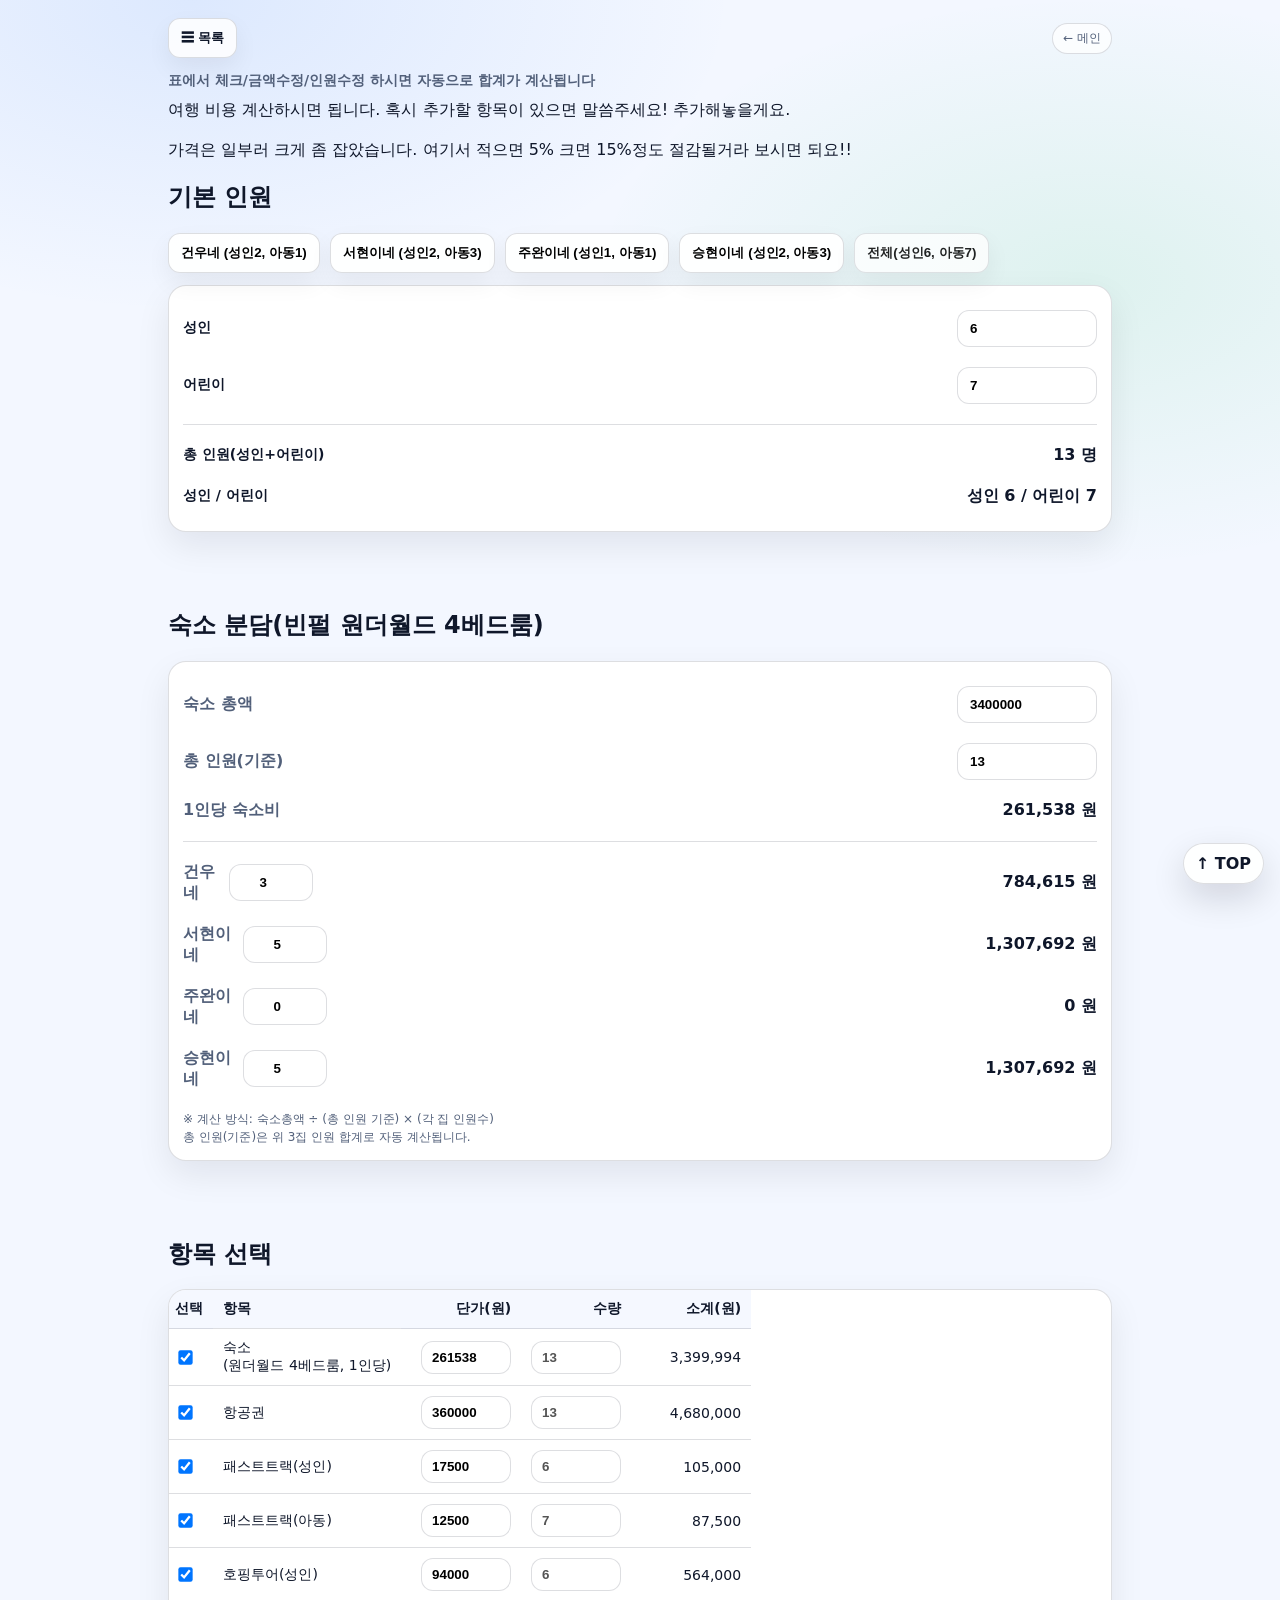
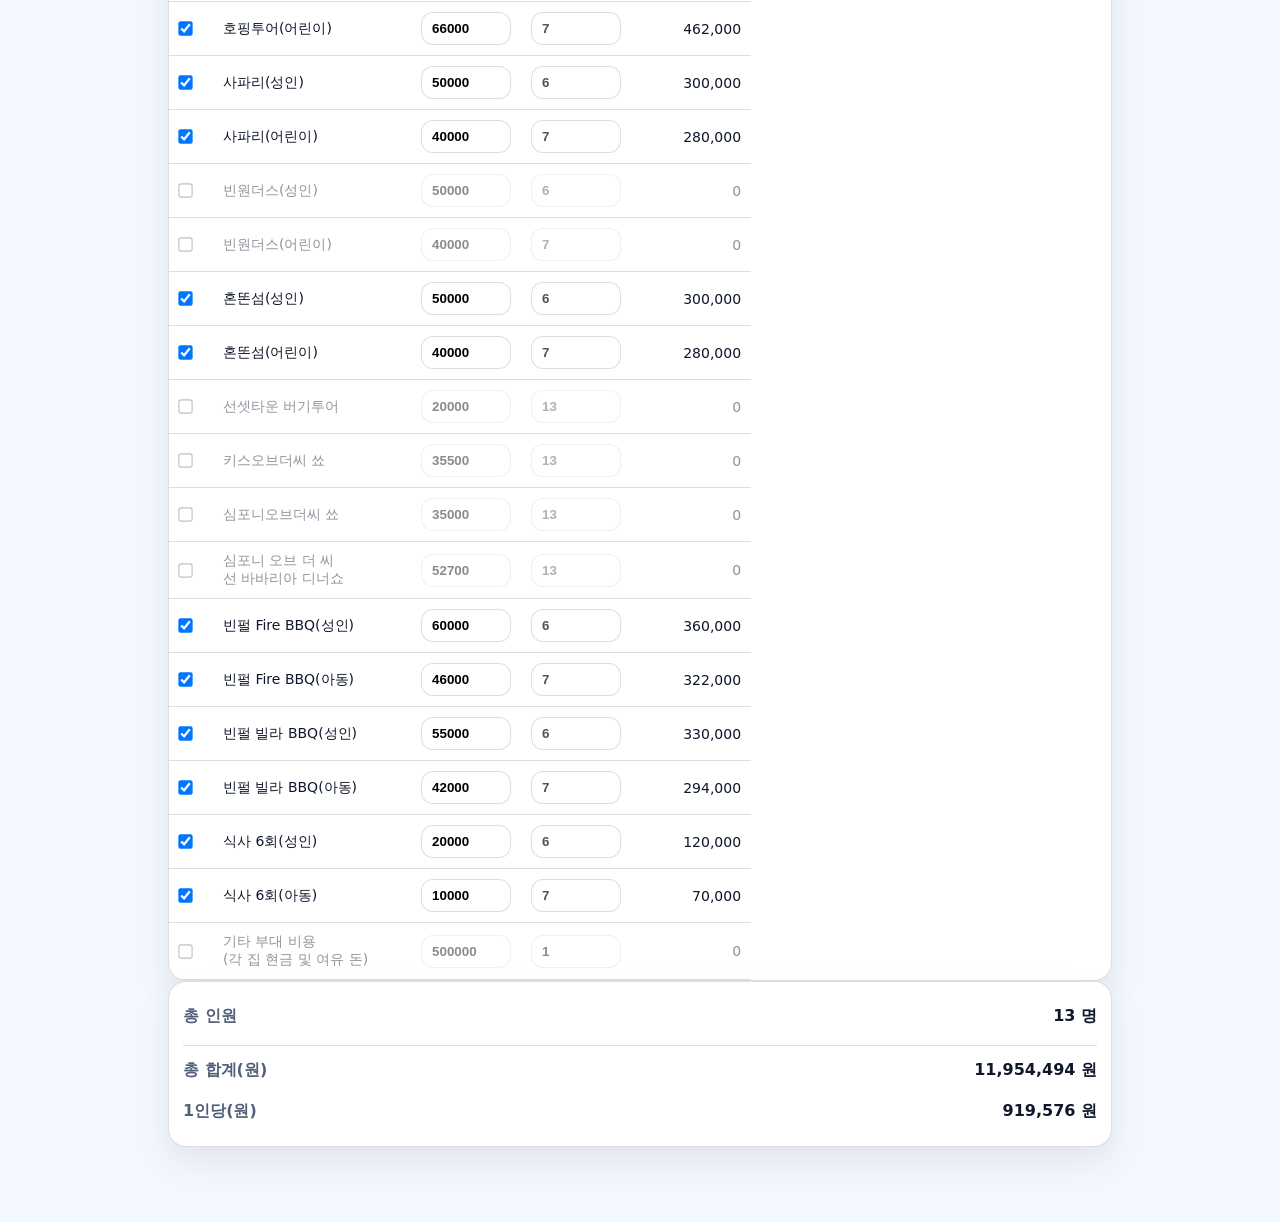
<file: cost.html>
<!doctype html>
<html lang="ko">
<head>
  <meta charset="utf-8" />
  <meta name="viewport" content="width=device-width,initial-scale=1" />
  <title>푸꾸옥 여행 비용 계산(표)</title>
  <link rel="stylesheet" href="./styles.css" />
</head>
<body>
  <div class="wrap" id="top">
    <div class="topbar">
      <div class="menuWrap">
        <button class="menuBtn" id="menuBtn" type="button">☰ 목록</button>
        <div class="menuPanel" id="menuPanel">
          <a class="menuItem" href="./tips.html">일정</a>
          <a class="menuItem" href="./spots.html">관광</a>
          <a class="menuItem" href="./food.html">맛집</a>
          <a class="menuItem" href="./마사지.html">마사지</a>
          <a class="menuItem" href="./resort.html">숙소 정보(빈펄 원더월드)</a>
          <a class="menuItem" href="./cost.html">비용 계산</a>
        </div>
      </div>
      <div class="badge"><a href="./index.html">← 메인</a></div>
    </div>

    <div class="pageLabel">표에서 체크/금액수정/인원수정 하시면 자동으로 합계가 계산됩니다</div>

    <div class="header">
      <div class="title">여행 비용 계산하시면 됩니다. 혹시 추가할 항목이 있으면 말씀주세요! 추가해놓을게요.<br><br>가격은 일부러 크게 좀 잡았습니다. 여기서 적으면 5% 크면 15%정도 절감될거라 보시면 되요!!</div>
    </div>

    <!-- =========================
         기본 인원
    ========================= -->
    <div class="section">
      <h2>기본 인원</h2>

      <div class="presetBar">
        <button class="presetBtn" type="button" data-a="2" data-c="1">건우네 (성인2, 아동1)</button>
        <button class="presetBtn" type="button" data-a="2" data-c="3">서현이네 (성인2, 아동3)</button>
        <button class="presetBtn" type="button" data-a="2" data-c="1">주완이네 (성인1, 아동1)</button>
        <button class="presetBtn" type="button" data-a="2" data-c="3">승현이네 (성인2, 아동3)</button>
        <button class="presetBtn presetBtn--ghost" type="button" id="btnAll">전체(성인6, 아동7)</button>
      </div>

      <div class="calcGrid">
        <div class="calcRow">
          <label class="calcLabel">성인</label>
          <input class="calcInput" id="adultCount" type="number" min="0" value="6" />
        </div>
        <div class="calcRow">
          <label class="calcLabel">어린이</label>
          <input class="calcInput" id="childCount" type="number" min="0" value="7" />
        </div>

        <hr class="calcHr">
        <div class="calcRow">
          <div class="calcLabel">총 인원(성인+어린이)</div>
          <div class="calcStrong" id="outPeopleInline">-</div>
        </div>
        <div class="calcRow">
          <div class="calcLabel">성인 / 어린이</div>
          <div class="calcStrong" id="outAdultChildInline">-</div>
        </div>
      </div>
    </div>

    <br><br><br>

    <!-- =========================
         숙소 분담 계산(별도 박스)
    ========================= -->
    <div class="section">
      <h2>숙소 분담(빈펄 원더월드 4베드룸)</h2>

      <div class="resultBox">
        <div class="resultRow">
          <div class="resultLabel">숙소 총액</div>
          <div class="resultValue">
            <input class="calcInput" id="villaTotal" type="number" min="0" value="3400000" />
          </div>
        </div>

        <!-- ✅ 총 인원(기준): 이제 자동으로 "3집 인원 합계"로 들어감 -->
        <div class="resultRow">
          <div class="resultLabel">총 인원(기준)</div>
          <div class="resultValue">
            <input class="calcInput" id="villaPeopleBase" type="number" min="1" value="13" readonly />
          </div>
        </div>

        <div class="resultRow">
          <div class="resultLabel">1인당 숙소비</div>
          <div class="resultValue" id="outVillaPerPerson">-</div>
        </div>

        <hr class="calcHr">

        <!-- ✅ 각 집 "인원"을 입력으로 변경 -->
        <div class="resultRow">
          <div class="resultLabel">건우네</div>
          <div class="resultValue villaSplit">
            <input class="calcInput" id="villaGunwooPeople" type="number" min="0" value="3" />
            <span style="margin-left:10px;" id="outVillaGunwoo">-</span>
          </div>
        </div>

        <div class="resultRow">
          <div class="resultLabel">서현이네</div>
          <div class="resultValue villaSplit">
            <input class="calcInput" id="villaSeohyunPeople" type="number" min="0" value="5" />
            <span style="margin-left:10px;" id="outVillaSeohyun">-</span>
          </div>
        </div>

        <div class="resultRow">
          <div class="resultLabel">주완이네</div>
          <div class="resultValue villaSplit">
            <input class="calcInput" id="villaJuwanPeople" type="number" min="0" value="0" />
            <span style="margin-left:10px;" id="outVillaJuwan">-</span>
          </div>
        </div>

        <div class="resultRow">
          <div class="resultLabel">승현이네</div>
          <div class="resultValue villaSplit">
            <input class="calcInput" id="villaSeunghyunPeople" type="number" min="0" value="5" />
            <span style="margin-left:10px;" id="outVillaSeunghyun">-</span>
          </div>
        </div>

        <div class="hintText">
          ※ 계산 방식: 숙소총액 ÷ (총 인원 기준) × (각 집 인원수)<br>
          총 인원(기준)은 위 3집 인원 합계로 자동 계산됩니다.
        </div>
      </div>
    </div>

    <br><br><br>

    <!-- =========================
         항목 선택 표
    ========================= -->
    <div class="section">
      <h2>항목 선택</h2>

      <div class="tableWrap">
        <table class="costTable" id="costTable">
          <colgroup>
            <col style="width:44px;">
            <col style="width:auto;">
            <col style="width:120px;">
            <col style="width:90px;">
            <col style="width:120px;">
          </colgroup>

          <thead>
            <tr>
              <th>선택</th>
              <th>항목</th>
              <th class="num">단가(원)</th>
              <th class="num">수량</th>
              <th class="num">소계(원)</th>
            </tr>
          </thead>
          <tbody>

            <!-- ✅ 숙소: 단가=1인당 숙소비 / 수량=총인원 -->
            <tr data-mode="villaPerPerson">
              <td><input type="checkbox" class="pick" checked></td>
              <td>숙소<br>(원더월드 4베드룸, 1인당)</td>
              <td class="num">
                <input type="number" class="price" id="villaRowPrice" value="0" min="0" readonly>
              </td>
              <td class="num">
                <input type="number" class="qty" id="villaRowQty" value="0" min="0" disabled>
              </td>
              <td class="num subtotal">0</td>
            </tr>

            <tr data-mode="people">
              <td><input type="checkbox" class="pick" checked></td>
              <td>항공권</td>
              <td class="num"><input type="number" class="price" value="360000" min="0"></td>
              <td class="num"><input type="number" class="qty" value="0" min="0" disabled></td>
              <td class="num subtotal">0</td>
            </tr>

            <tr data-mode="adult">
              <td><input type="checkbox" class="pick" checked></td>
              <td>패스트트랙(성인)</td>
              <td class="num"><input type="number" class="price" value="17500" min="0"></td>
              <td class="num"><input type="number" class="qty" value="0" min="0" disabled></td>
              <td class="num subtotal">0</td>
            </tr>

            <tr data-mode="child">
              <td><input type="checkbox" class="pick" checked></td>
              <td>패스트트랙(아동)</td>
              <td class="num"><input type="number" class="price" value="12500" min="0"></td>
              <td class="num"><input type="number" class="qty" value="0" min="0" disabled></td>
              <td class="num subtotal">0</td>
            </tr>

            <tr data-mode="adult">
              <td><input type="checkbox" class="pick" checked></td>
              <td>호핑투어(성인)</td>
              <td class="num"><input type="number" class="price" value="94000" min="0"></td>
              <td class="num"><input type="number" class="qty" value="0" min="0" disabled></td>
              <td class="num subtotal">0</td>
            </tr>

            <tr data-mode="child">
              <td><input type="checkbox" class="pick" checked></td>
              <td>호핑투어(어린이)</td>
              <td class="num"><input type="number" class="price" value="66000" min="0"></td>
              <td class="num"><input type="number" class="qty" value="0" min="0" disabled></td>
              <td class="num subtotal">0</td>
            </tr>

            <tr data-mode="adult">
              <td><input type="checkbox" class="pick" checked></td>
              <td>사파리(성인)</td>
              <td class="num"><input type="number" class="price" value="50000" min="0"></td>
              <td class="num"><input type="number" class="qty" value="0" min="0" disabled></td>
              <td class="num subtotal">0</td>
            </tr>

            <tr data-mode="child">
              <td><input type="checkbox" class="pick" checked></td>
              <td>사파리(어린이)</td>
              <td class="num"><input type="number" class="price" value="40000" min="0"></td>
              <td class="num"><input type="number" class="qty" value="0" min="0" disabled></td>
              <td class="num subtotal">0</td>
            </tr>

            <tr data-mode="adult">
              <td><input type="checkbox" class="pick"></td>
              <td>빈원더스(성인)</td>
              <td class="num"><input type="number" class="price" value="50000" min="0"></td>
              <td class="num"><input type="number" class="qty" value="0" min="0" disabled></td>
              <td class="num subtotal">0</td>
            </tr>

            <tr data-mode="child">
              <td><input type="checkbox" class="pick"></td>
              <td>빈원더스(어린이)</td>
              <td class="num"><input type="number" class="price" value="40000" min="0"></td>
              <td class="num"><input type="number" class="qty" value="0" min="0" disabled></td>
              <td class="num subtotal">0</td>
            </tr>

            <tr data-mode="adult">
              <td><input type="checkbox" class="pick" checked></td>
              <td>혼똔섬(성인)</td>
              <td class="num"><input type="number" class="price" value="50000" min="0"></td>
              <td class="num"><input type="number" class="qty" value="0" min="0" disabled></td>
              <td class="num subtotal">0</td>
            </tr>

            <tr data-mode="child">
              <td><input type="checkbox" class="pick" checked></td>
              <td>혼똔섬(어린이)</td>
              <td class="num"><input type="number" class="price" value="40000" min="0"></td>
              <td class="num"><input type="number" class="qty" value="0" min="0" disabled></td>
              <td class="num subtotal">0</td>
            </tr>

            <tr data-mode="people">
              <td><input type="checkbox" class="pick"></td>
              <td>선셋타운 버기투어</td>
              <td class="num"><input type="number" class="price" value="20000" min="0"></td>
              <td class="num"><input type="number" class="qty" value="0" min="0" disabled></td>
              <td class="num subtotal">0</td>
            </tr>

            <tr data-mode="people">
              <td><input type="checkbox" class="pick"></td>
              <td>키스오브더씨 쑈</td>
              <td class="num"><input type="number" class="price" value="35500" min="0"></td>
              <td class="num"><input type="number" class="qty" value="0" min="0" disabled></td>
              <td class="num subtotal">0</td>
            </tr>

            <tr data-mode="people">
              <td><input type="checkbox" class="pick"></td>
              <td>심포니오브더씨 쑈</td>
              <td class="num"><input type="number" class="price" value="35000" min="0"></td>
              <td class="num"><input type="number" class="qty" value="0" min="0" disabled></td>
              <td class="num subtotal">0</td>
            </tr>

            <tr data-mode="people">
              <td><input type="checkbox" class="pick"></td>
              <td>심포니 오브 더 씨<br>선 바바리아 디너쇼</td>
              <td class="num"><input type="number" class="price" value="52700" min="0"></td>
              <td class="num"><input type="number" class="qty" value="0" min="0" disabled></td>
              <td class="num subtotal">0</td>
            </tr>

            <tr data-mode="adult">
              <td><input type="checkbox" class="pick" checked></td>
              <td>빈펄 Fire BBQ(성인)</td>
              <td class="num"><input type="number" class="price" value="60000" min="0"></td>
              <td class="num"><input type="number" class="qty" value="0" min="0" disabled></td>
              <td class="num subtotal">0</td>
            </tr>

            <tr data-mode="child">
              <td><input type="checkbox" class="pick" checked></td>
              <td>빈펄 Fire BBQ(아동)</td>
              <td class="num"><input type="number" class="price" value="46000" min="0"></td>
              <td class="num"><input type="number" class="qty" value="0" min="0" disabled></td>
              <td class="num subtotal">0</td>
            </tr>

            <tr data-mode="adult">
              <td><input type="checkbox" class="pick" checked></td>
              <td>빈펄 빌라 BBQ(성인)</td>
              <td class="num"><input type="number" class="price" value="55000" min="0"></td>
              <td class="num"><input type="number" class="qty" value="0" min="0" disabled></td>
              <td class="num subtotal">0</td>
            </tr>

            <tr data-mode="child">
              <td><input type="checkbox" class="pick" checked></td>
              <td>빈펄 빌라 BBQ(아동)</td>
              <td class="num"><input type="number" class="price" value="42000" min="0"></td>
              <td class="num"><input type="number" class="qty" value="0" min="0" disabled></td>
              <td class="num subtotal">0</td>
            </tr>

            <tr data-mode="adult">
              <td><input type="checkbox" class="pick" checked></td>
              <td>식사 6회(성인)</td>
              <td class="num"><input type="number" class="price" value="20000" min="0"></td>
              <td class="num"><input type="number" class="qty" value="0" min="0" disabled></td>
              <td class="num subtotal">0</td>
            </tr>

            <tr data-mode="child">
              <td><input type="checkbox" class="pick" checked></td>
              <td>식사 6회(아동)</td>
              <td class="num"><input type="number" class="price" value="10000" min="0"></td>
              <td class="num"><input type="number" class="qty" value="0" min="0" disabled></td>
              <td class="num subtotal">0</td>
            </tr>

            <tr data-mode="manual">
              <td><input type="checkbox" class="pick"></td>
              <td>기타 부대 비용<br>(각 집 현금 및 여유 돈)</td>
              <td class="num"><input type="number" class="price" value="500000" min="0"></td>
              <td class="num"><input type="number" class="qty" value="1" min="0"></td>
              <td class="num subtotal">0</td>
            </tr>

          </tbody>
        </table>
      </div>

      <div class="resultBox">
        <div class="resultRow">
          <div class="resultLabel">총 인원</div>
          <div class="resultValue" id="outPeople">-</div>
        </div>
        <div class="resultRow total">
          <div class="resultLabel">총 합계(원)</div>
          <div class="resultValue" id="outTotal">-</div>
        </div>
        <div class="resultRow">
          <div class="resultLabel">1인당(원)</div>
          <div class="resultValue" id="outPerPerson">-</div>
        </div>
      </div>
    </div>

    <br><br><br>

    <a class="toTop" href="#top" aria-label="맨 위로">↑ TOP</a>
  </div>

  <script>
    // 메뉴
    (function(){
      const btn = document.getElementById("menuBtn");
      const panel = document.getElementById("menuPanel");
      if(!btn || !panel) return;
      btn.addEventListener("click", () => panel.classList.toggle("open"));
      document.addEventListener("click", (e) => {
        if(!panel.classList.contains("open")) return;
        if(panel.contains(e.target) || btn.contains(e.target)) return;
        panel.classList.remove("open");
      });
    })();

    const adultEl = document.getElementById("adultCount");
    const childEl = document.getElementById("childCount");
    const table = document.getElementById("costTable");

    // 숙소 분담 입력
    const villaTotalEl = document.getElementById("villaTotal");
    const villaPeopleBaseEl = document.getElementById("villaPeopleBase");

    // ✅ 각 집 인원 입력
    const villaGunwooPeopleEl = document.getElementById("villaGunwooPeople");
    const villaSeohyunPeopleEl = document.getElementById("villaSeohyunPeople");
    const villaJuwanPeopleEl = document.getElementById("villaJuwanPeople");
    const villaSeunghyunPeopleEl = document.getElementById("villaSeunghyunPeople");

    // 표의 숙소 행(단가/수량)
    const villaRowPriceEl = document.getElementById("villaRowPrice");
    const villaRowQtyEl = document.getElementById("villaRowQty");

    const fmt = (n) => Math.round(n).toLocaleString("ko-KR");

    function getPeople(){
      const a = Number(adultEl.value) || 0;
      const c = Number(childEl.value) || 0;
      return { adults: a, kids: c, people: a + c };
    }

    function getVillaFamilyPeople(){
      const g = Math.max(0, Number(villaGunwooPeopleEl?.value) || 0);
      const s = Math.max(0, Number(villaSeohyunPeopleEl?.value) || 0);
      const j = Math.max(0, Number(villaJuwanPeopleEl?.value) || 0);
      const sh = Math.max(0, Number(villaSeunghyunPeopleEl?.value) || 0);
      return { g, s, j, sh, sum: g + s + j + sh };
    }

    // ✅ 숙소 1인당 비용 계산 + 화면/표 반영
    function calcVillaPerPerson(){
      const villaTotal = Number(villaTotalEl.value) || 0;

      // 1) 4집 인원 합계 -> 총 인원(기준)
      const fam = getVillaFamilyPeople();
      const basePeople = Math.max(1, fam.sum || 1);
      villaPeopleBaseEl.value = basePeople;

      // 2) 1인당 계산
      const per = villaTotal / basePeople;

      // 3) 출력
      document.getElementById("outVillaPerPerson").textContent = fmt(per) + " 원";
      document.getElementById("outVillaGunwoo").textContent = fmt(per * fam.g) + " 원";
      document.getElementById("outVillaSeohyun").textContent = fmt(per * fam.s) + " 원";
      document.getElementById("outVillaJuwan").textContent = fmt(per * fam.j) + " 원";
      document.getElementById("outVillaSeunghyun").textContent = fmt(per * fam.sh) + " 원";

      // 4) 표 숙소 단가/수량 반영
      if(villaRowPriceEl) villaRowPriceEl.value = Math.round(per);


      return per;
    }

    function calc(){
      const { adults, kids, people } = getPeople();

      document.getElementById("outPeopleInline").textContent = fmt(people) + " 명";
      document.getElementById("outAdultChildInline").textContent =
        `성인 ${fmt(adults)} / 어린이 ${fmt(kids)}`;

      document.getElementById("outPeople").textContent = fmt(people) + " 명";

      // ✅ 숙소 단가(1인당) 먼저 계산하고 표에 반영
      calcVillaPerPerson();

// ✅ 표의 숙소 수량은 "기본 인원(성인+어린이)"로
if(villaRowQtyEl){
  villaRowQtyEl.value = people;
}

      let total = 0;

      table.querySelectorAll("tbody tr").forEach(tr => {
        const pick = tr.querySelector(".pick");
        const price = tr.querySelector(".price");
        const qty = tr.querySelector(".qty");
        const subtotalEl = tr.querySelector(".subtotal");

        const mode = tr.getAttribute("data-mode");
        const isOn = pick.checked;

        if(mode === "adult") qty.value = adults;
        else if(mode === "child") qty.value = kids;
        else if(mode === "people") qty.value = people;
        else if(mode === "villaPerPerson") {
          // 숙소 행은 위에서 값 채움
        }

        // manual만 수량 입력 가능, 나머지는 비활성
        qty.disabled = (mode !== "manual");

        const p = Number(price.value) || 0;
        const q = Number(qty.value) || 0;
        const sub = isOn ? (p * q) : 0;

        subtotalEl.textContent = fmt(sub);
        tr.style.opacity = isOn ? "1" : "0.45";

        total += sub;
      });

      document.getElementById("outTotal").textContent = fmt(total) + " 원";
      document.getElementById("outPerPerson").textContent =
        people > 0 ? (fmt(total / people) + " 원") : "-";
    }

    // 가족 프리셋 버튼
    document.querySelectorAll(".presetBtn[data-a]").forEach(btn => {
      btn.addEventListener("click", () => {
        adultEl.value = btn.getAttribute("data-a");
        childEl.value = btn.getAttribute("data-c");
        calc();
      });
    });

    const btnAll = document.getElementById("btnAll");
    if(btnAll){
      btnAll.addEventListener("click", () => {
        adultEl.value = 8;
        childEl.value = 8;
        calc();
      });
    }

    // 이벤트
    document.addEventListener("input", (e) => {
      if(
        e.target.closest("#costTable") ||
        e.target === adultEl ||
        e.target === childEl ||
        e.target === villaTotalEl ||
        e.target === villaGunwooPeopleEl ||
        e.target === villaSeohyunPeopleEl ||
        e.target === villaJuwanPeopleEl ||
        e.target === villaSeunghyunPeopleEl
      ){
        calc();
      }
    });

    document.addEventListener("change", (e) => {
      if(e.target.closest("#costTable")){
        calc();
      }
    });

    calc();
  </script>
</body>
</html>
</file>
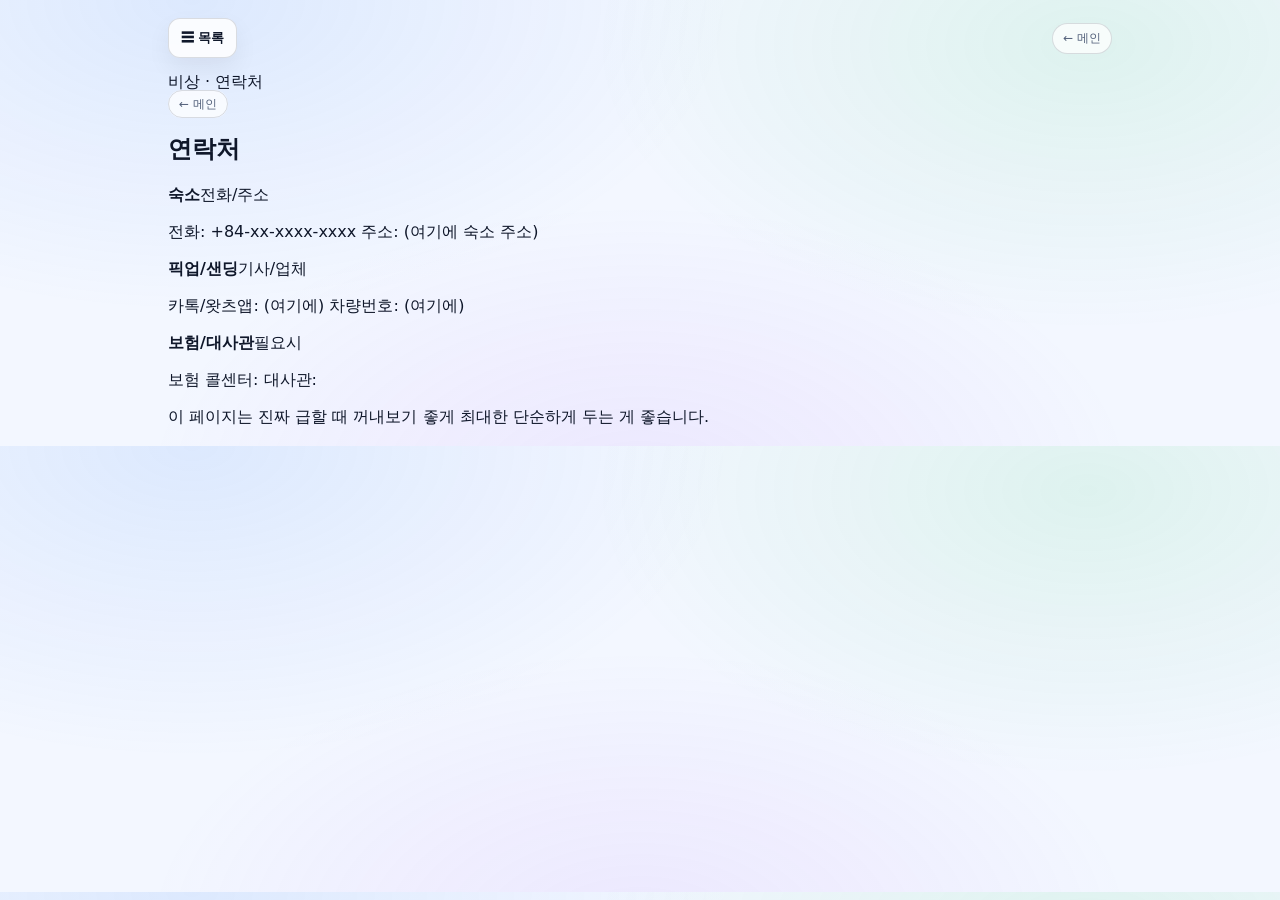
<file: emergency.html>
<!doctype html>
<html lang="ko">
<head>
  <meta charset="utf-8" />
  <meta name="viewport" content="width=device-width,initial-scale=1" />
  <title>비상 · 연락처</title>
  <link rel="stylesheet" href="./styles.css" />
</head>
<body>
  <div class="wrap">
<div class="topbar">
  <div class="menuWrap">
    <button class="menuBtn" id="menuBtn" type="button">☰ 목록</button>
    <div class="menuPanel" id="menuPanel">
      <a class="menuItem" href="./tips.html">일정</a>
      <a class="menuItem" href="./spots.html">관광</a>
      <a class="menuItem" href="./food.html">먹거리</a>
    </div>
  </div>
  <div class="badge"><a href="./index.html">← 메인</a></div>
</div>
    <div class="header">
      <div class="title">비상 · 연락처</div>
      <a class="badge" href="./index.html">← 메인</a>
    </div>

    <div class="section">
      <h2>연락처</h2>
      <div class="list">
        <div class="item">
          <div class="h"><b>숙소</b><span>전화/주소</span></div>
          <p>전화: +84-xx-xxxx-xxxx
주소: (여기에 숙소 주소)</p>
        </div>
        <div class="item">
          <div class="h"><b>픽업/샌딩</b><span>기사/업체</span></div>
          <p>카톡/왓츠앱: (여기에)
차량번호: (여기에)</p>
        </div>
        <div class="item">
          <div class="h"><b>보험/대사관</b><span>필요시</span></div>
          <p>보험 콜센터:
대사관:</p>
        </div>
      </div>
      <div class="footer">이 페이지는 진짜 급할 때 꺼내보기 좋게 최대한 단순하게 두는 게 좋습니다.</div>
    </div>
  </div>
<script>
  (function(){
    const btn = document.getElementById("menuBtn");
    const panel = document.getElementById("menuPanel");
    if(!btn || !panel) return;

    btn.addEventListener("click", () => {
      panel.classList.toggle("open");
    });

    // 바깥 클릭하면 닫기
    document.addEventListener("click", (e) => {
      if(!panel.classList.contains("open")) return;
      if(panel.contains(e.target) || btn.contains(e.target)) return;
      panel.classList.remove("open");
    });
  })();
</script>
</body>
</html>
</file>
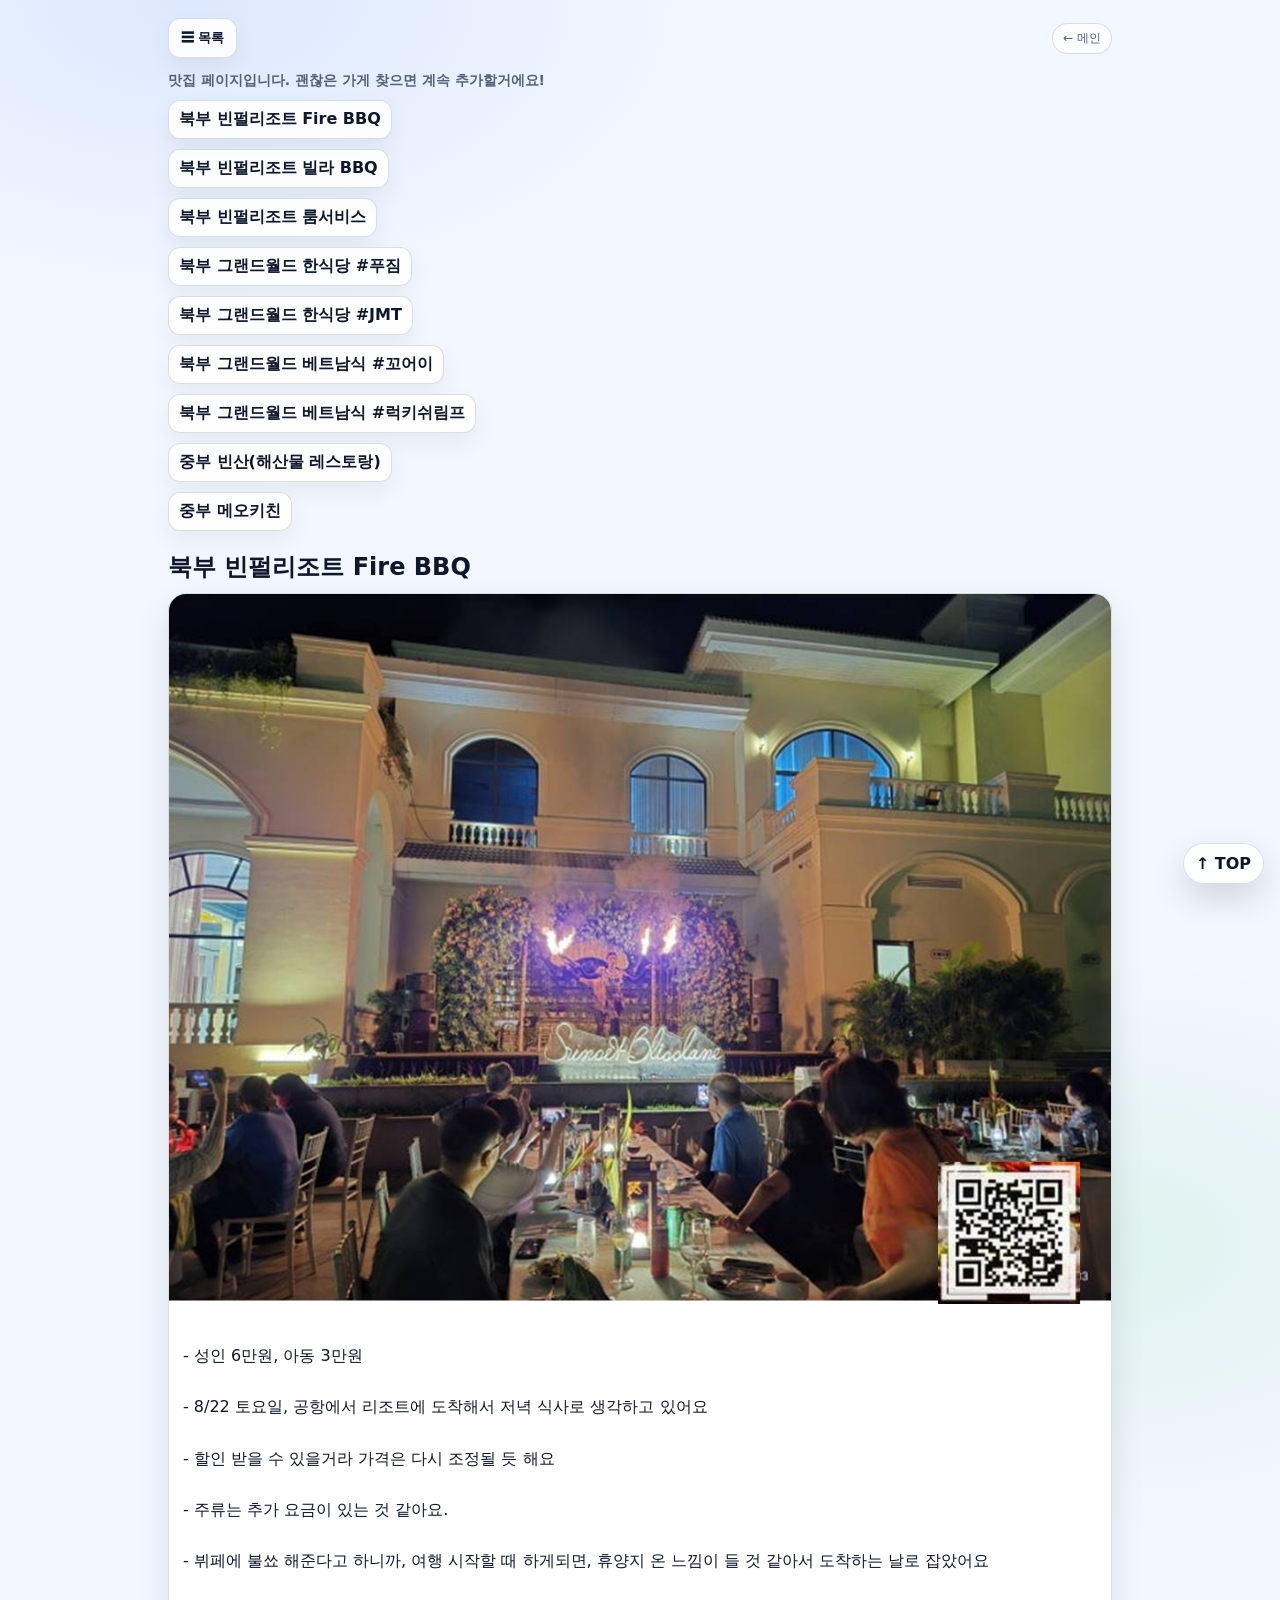
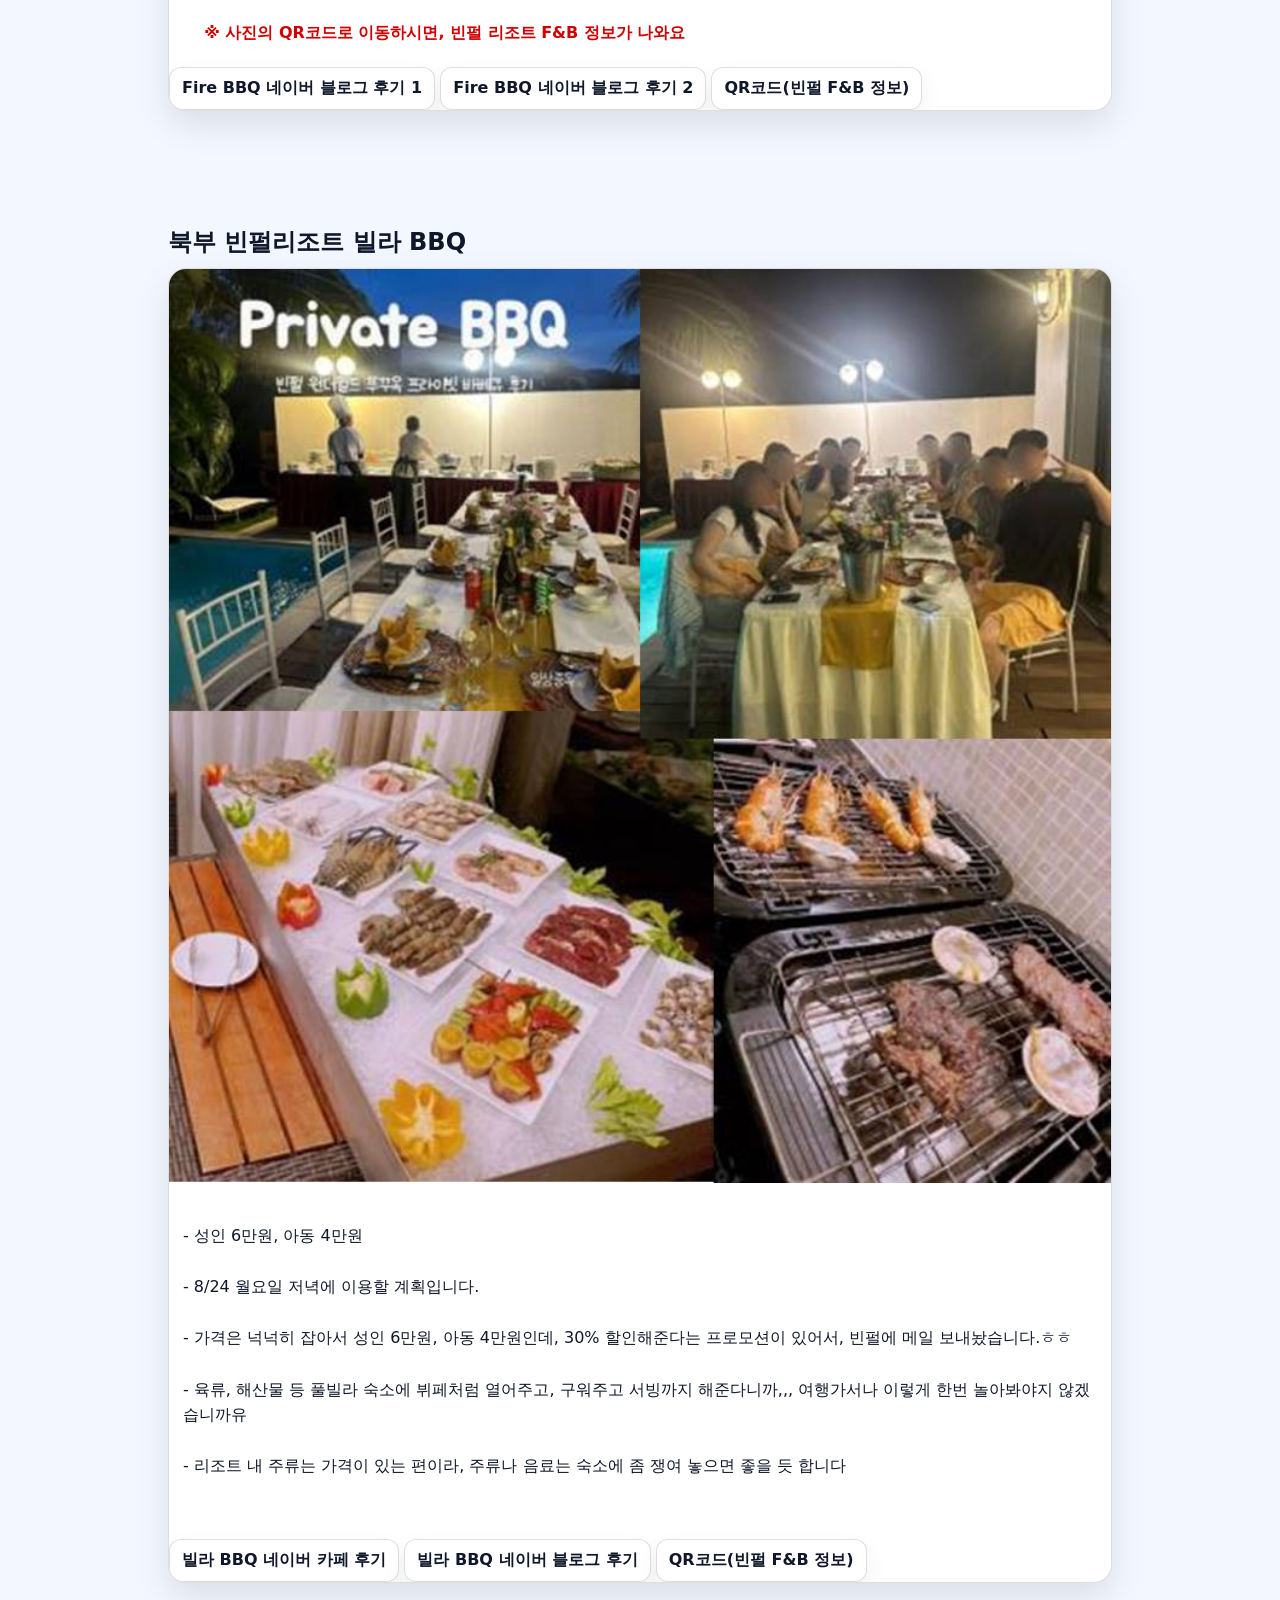
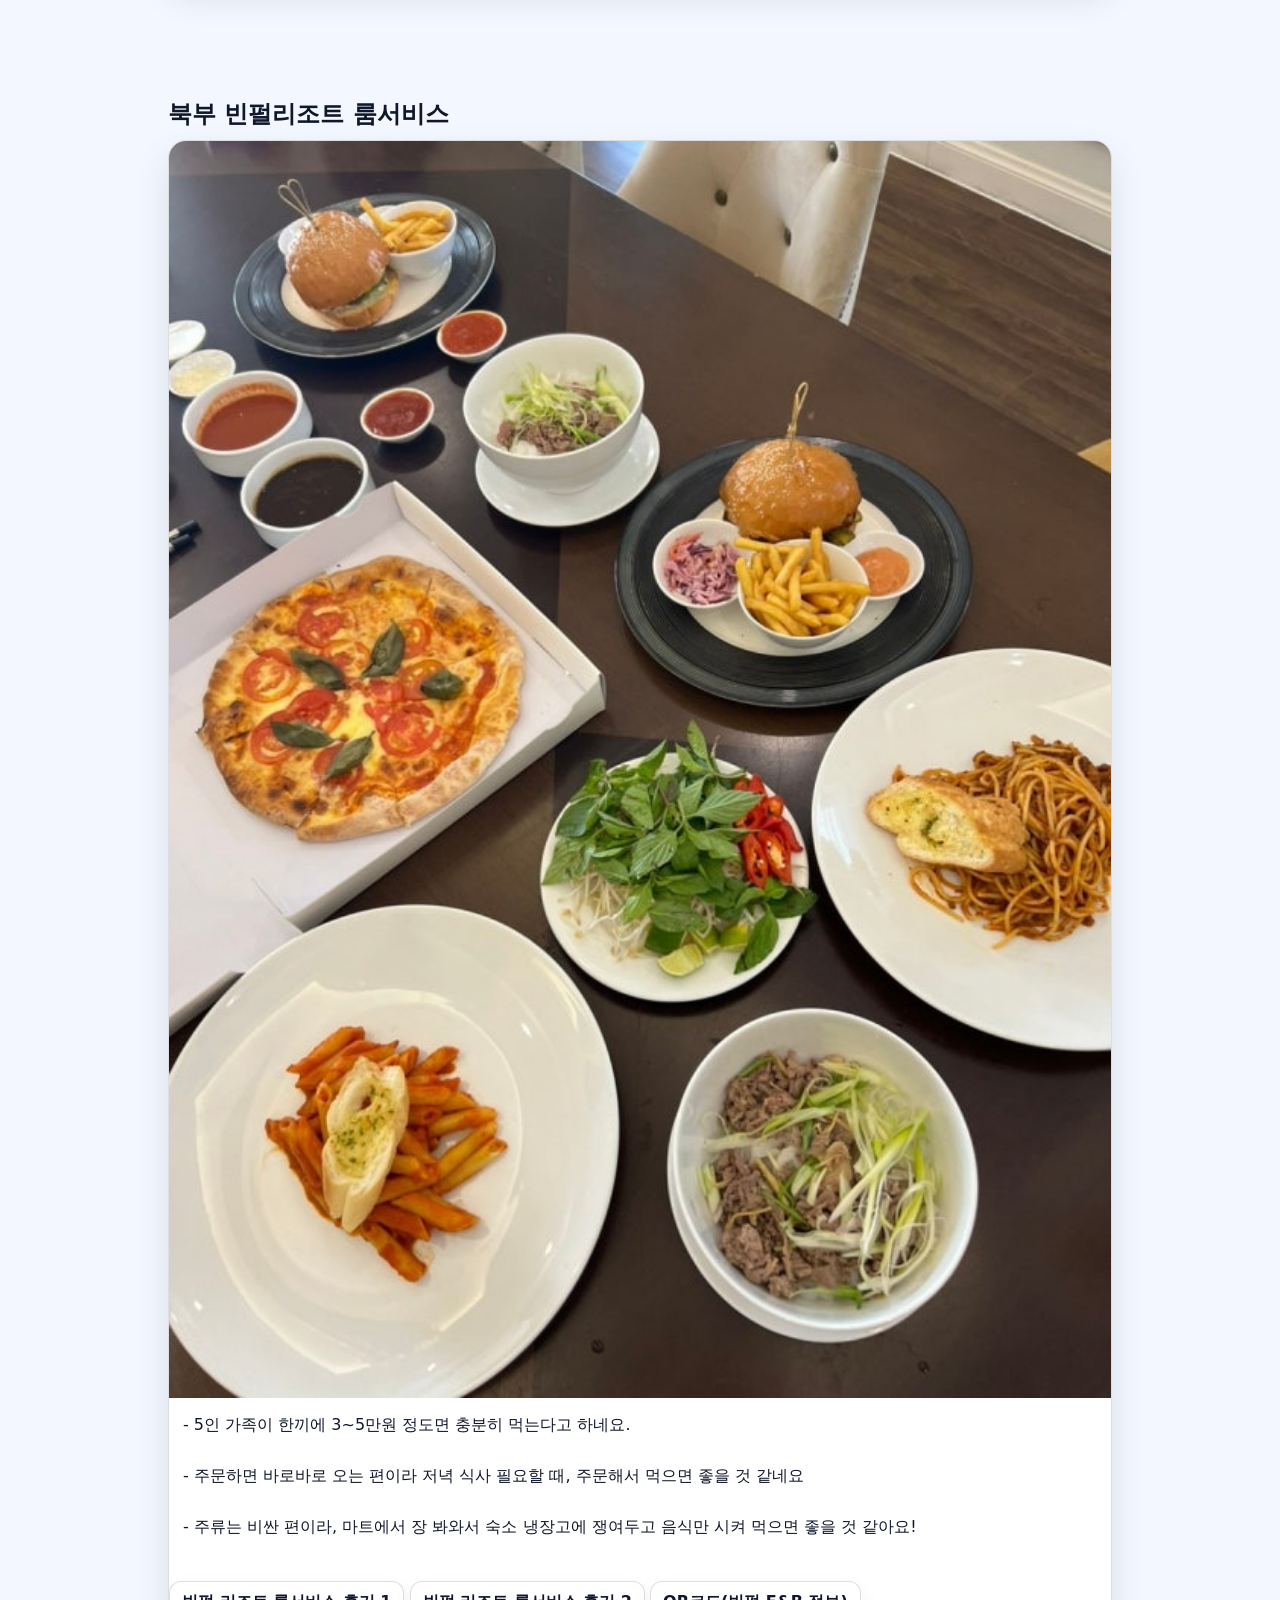
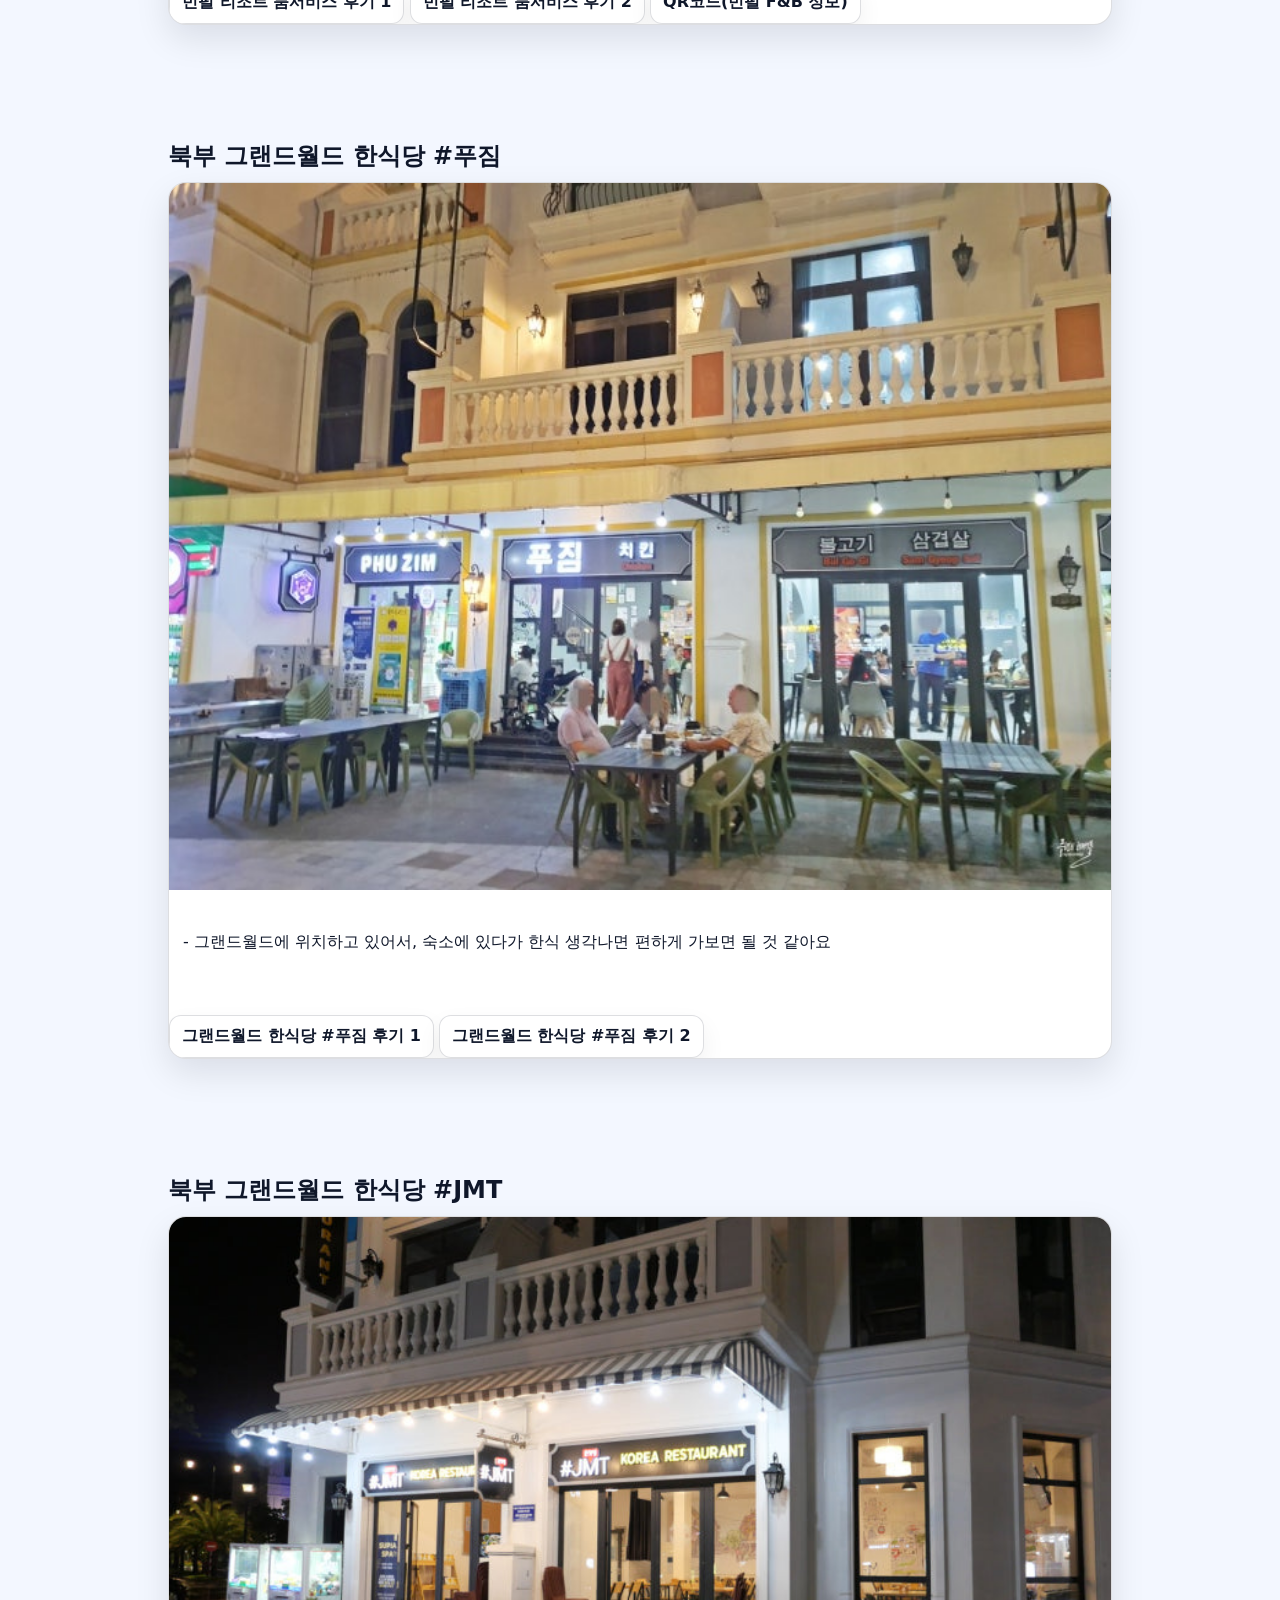
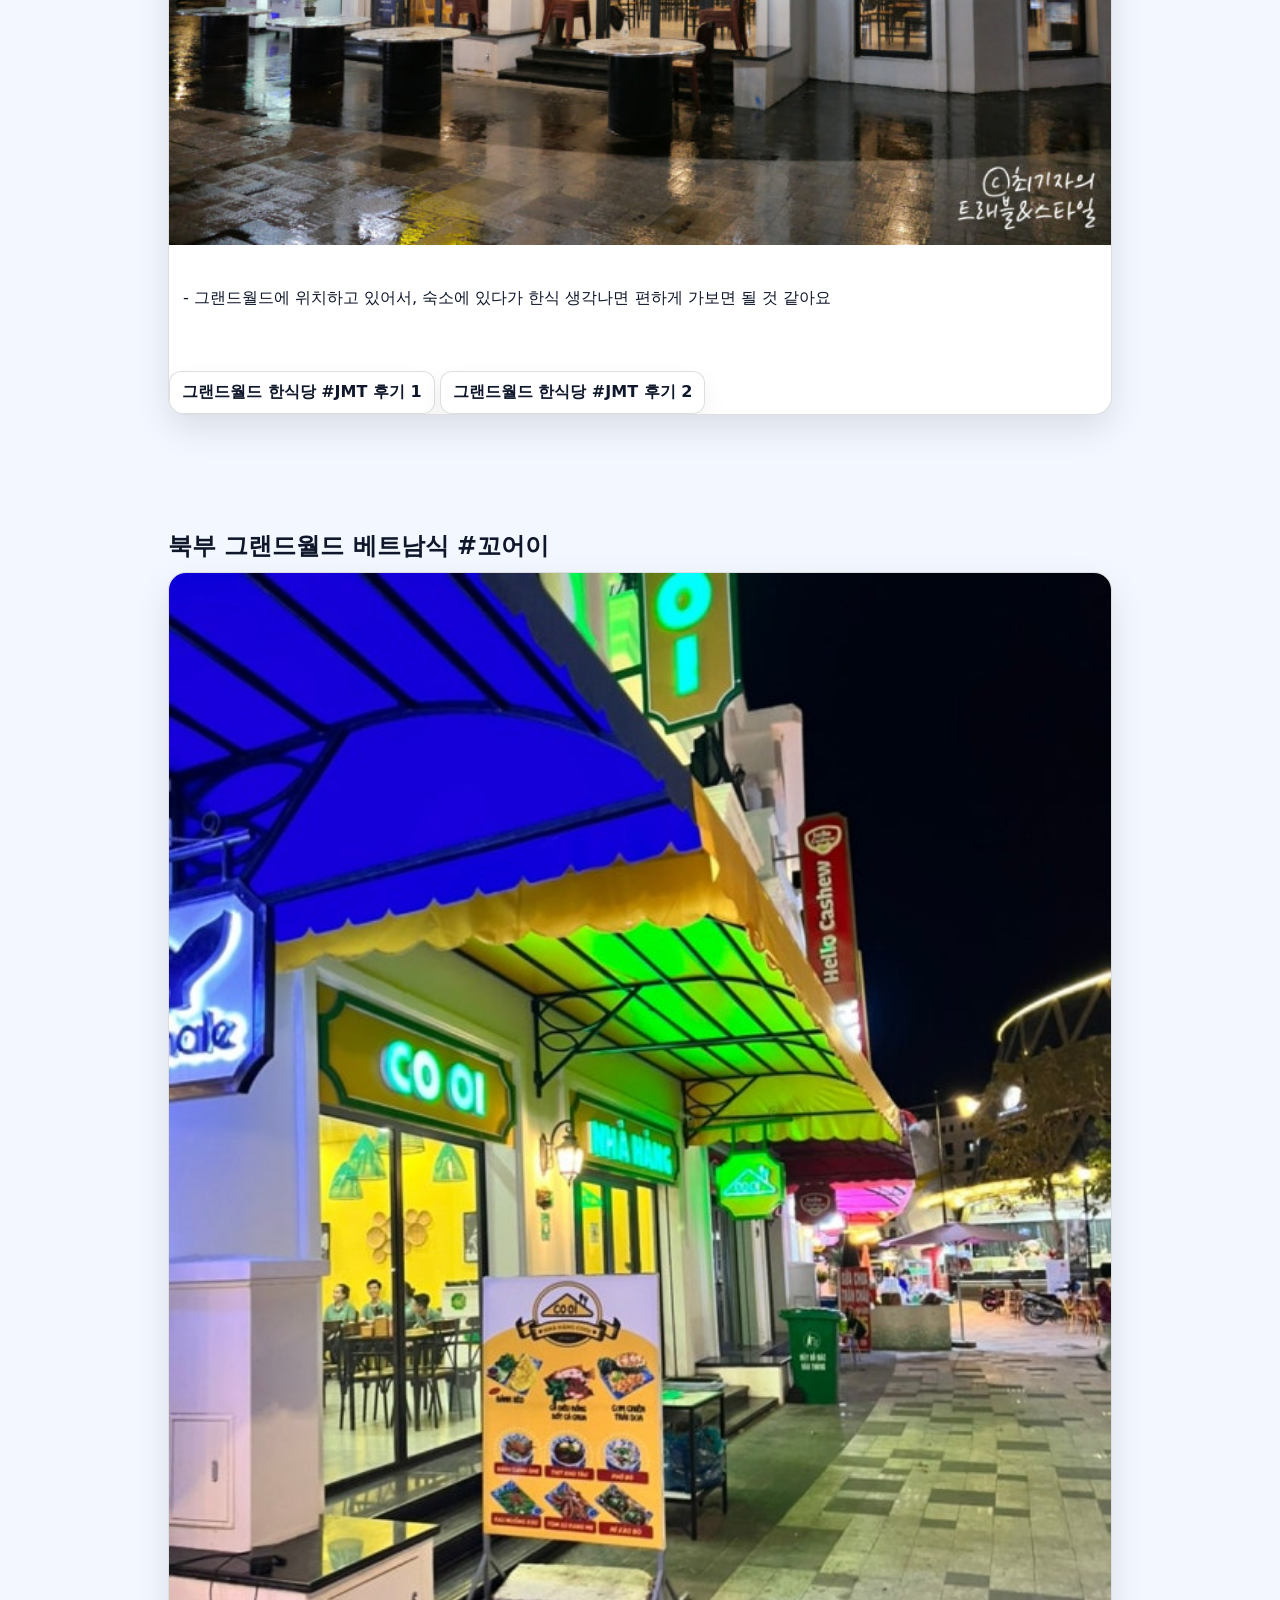
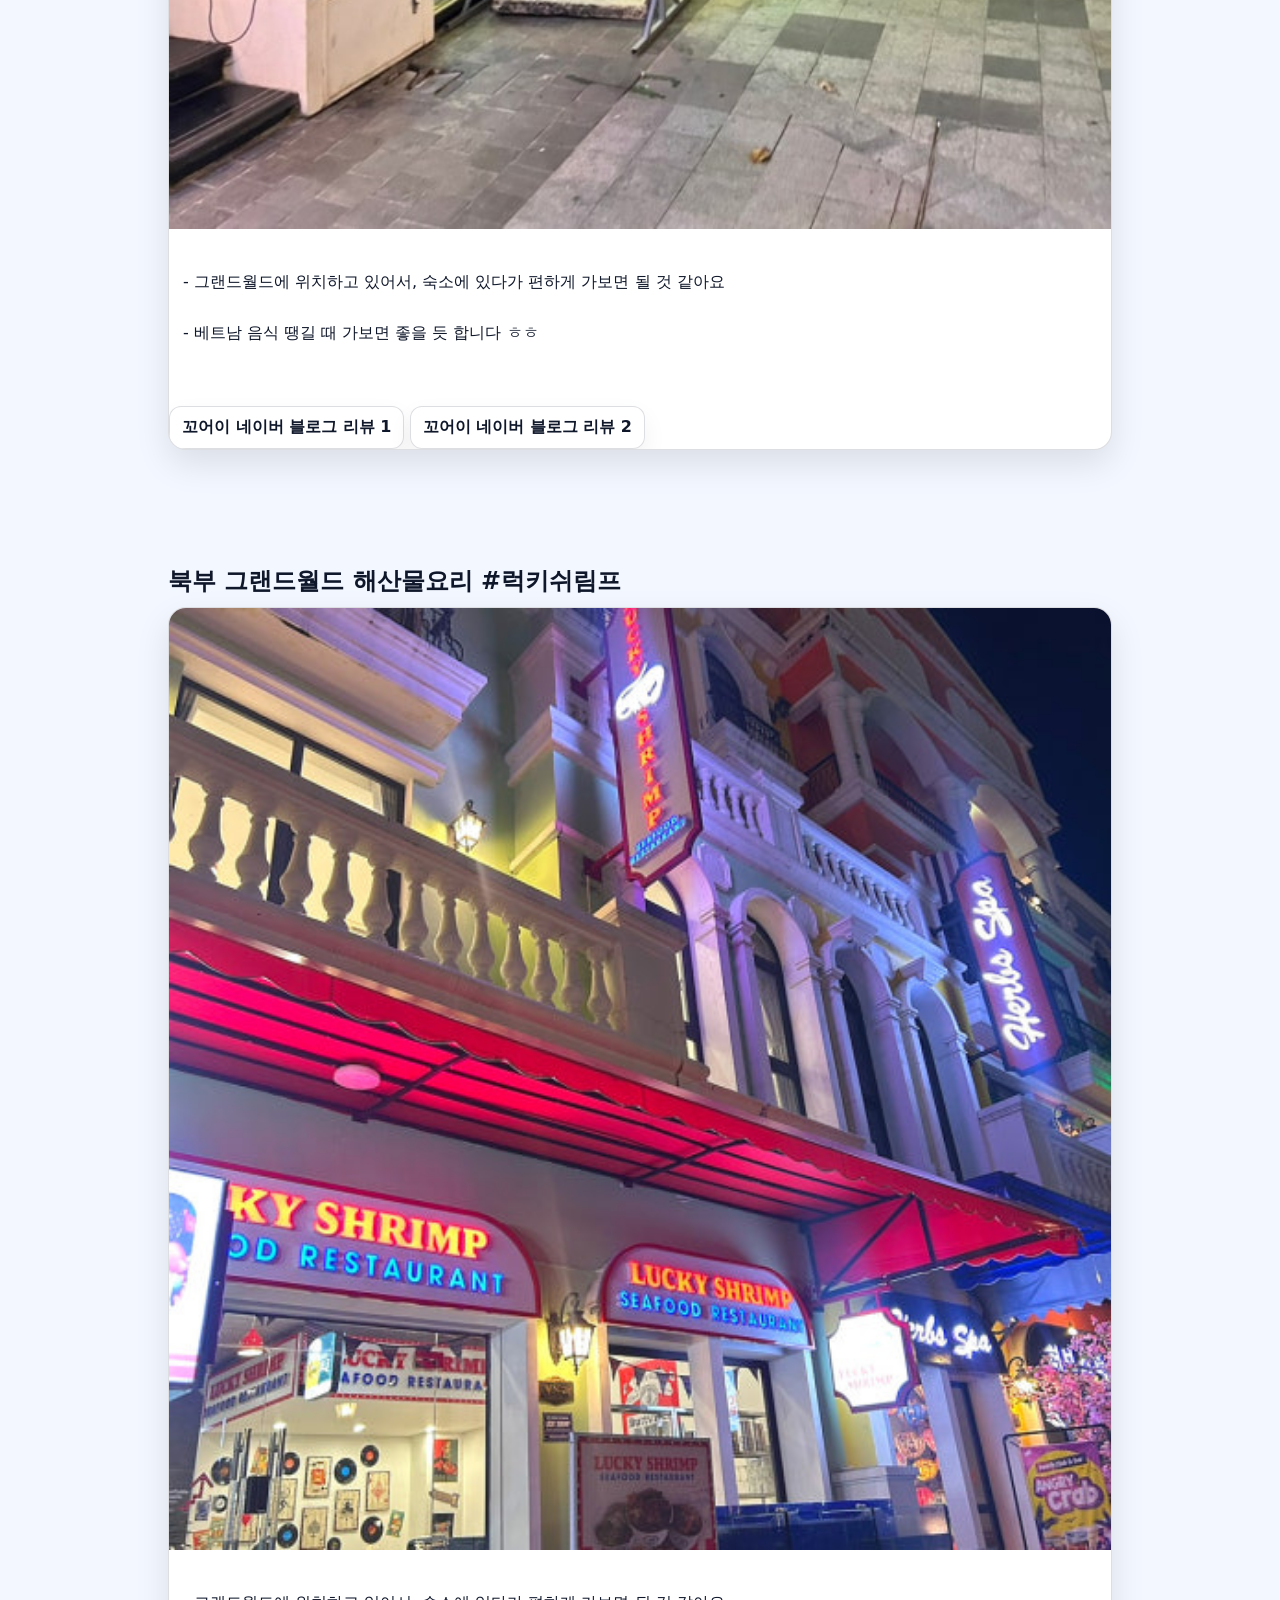
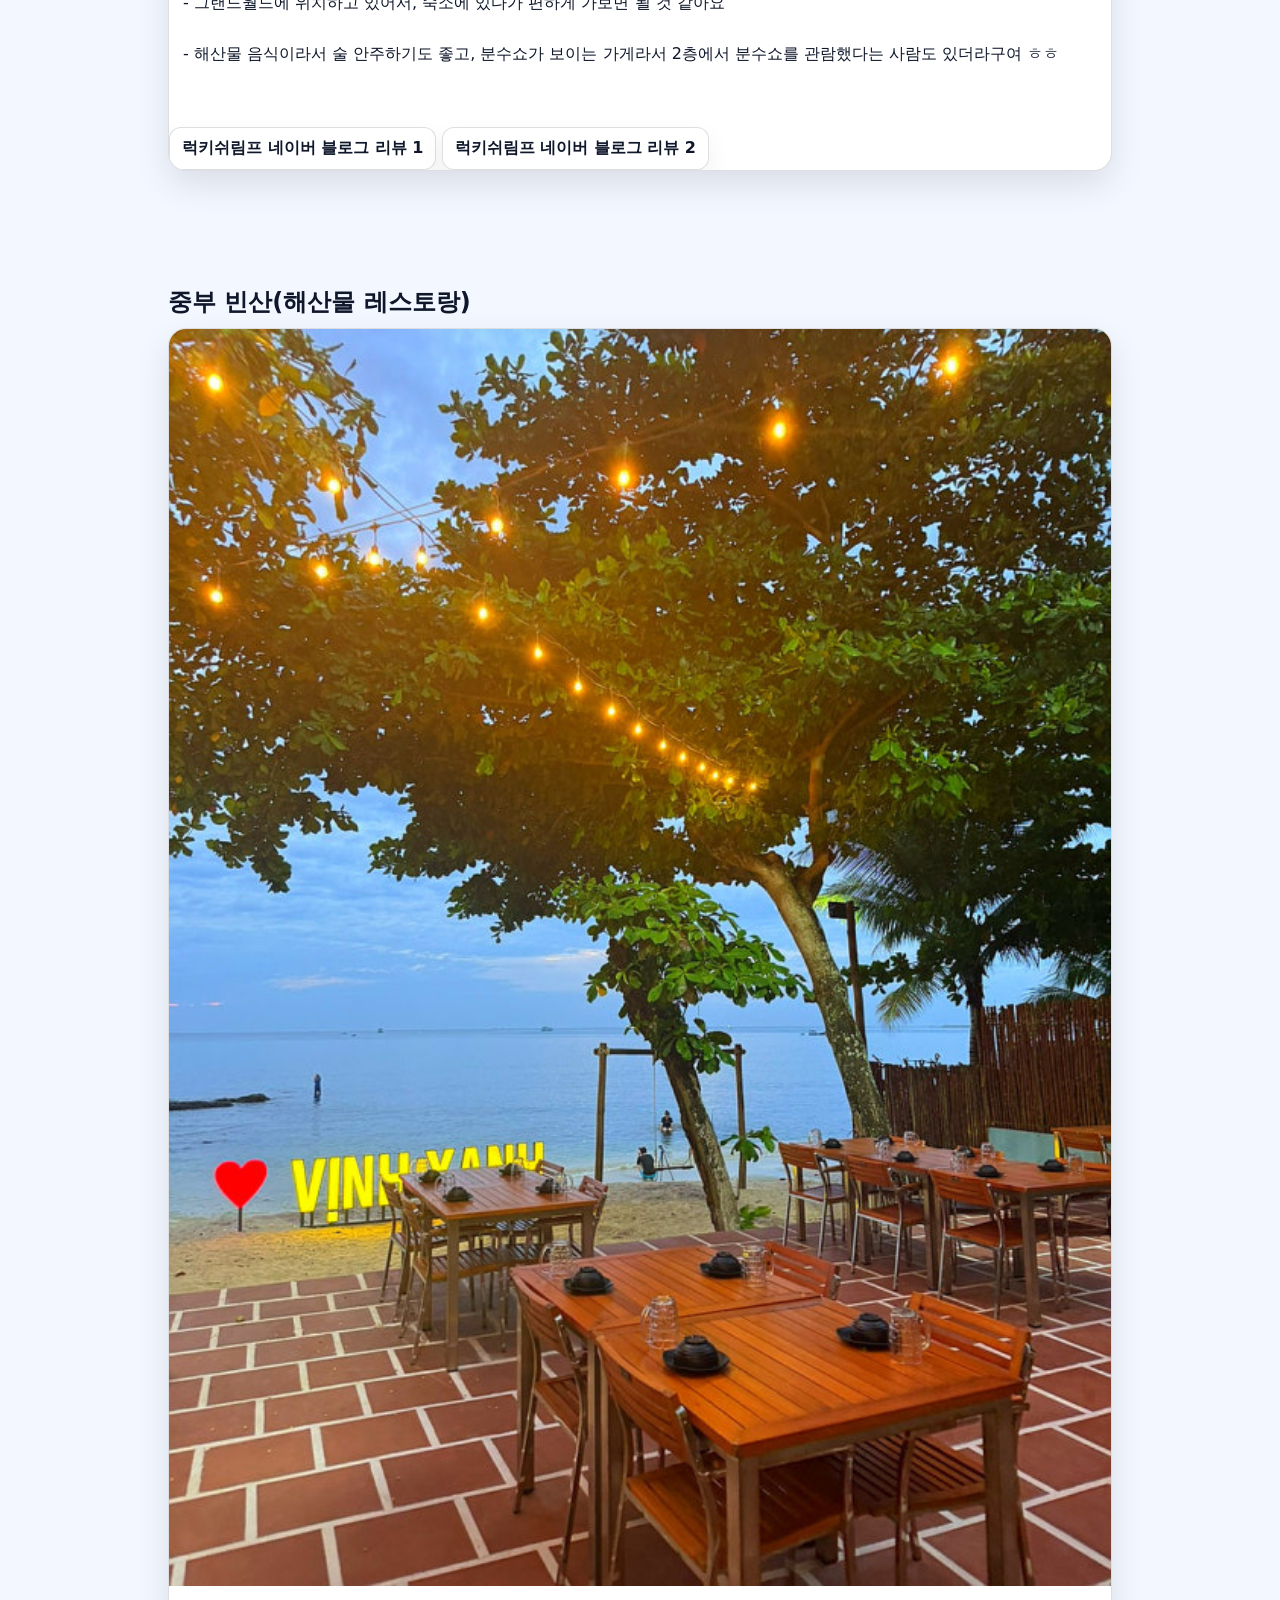
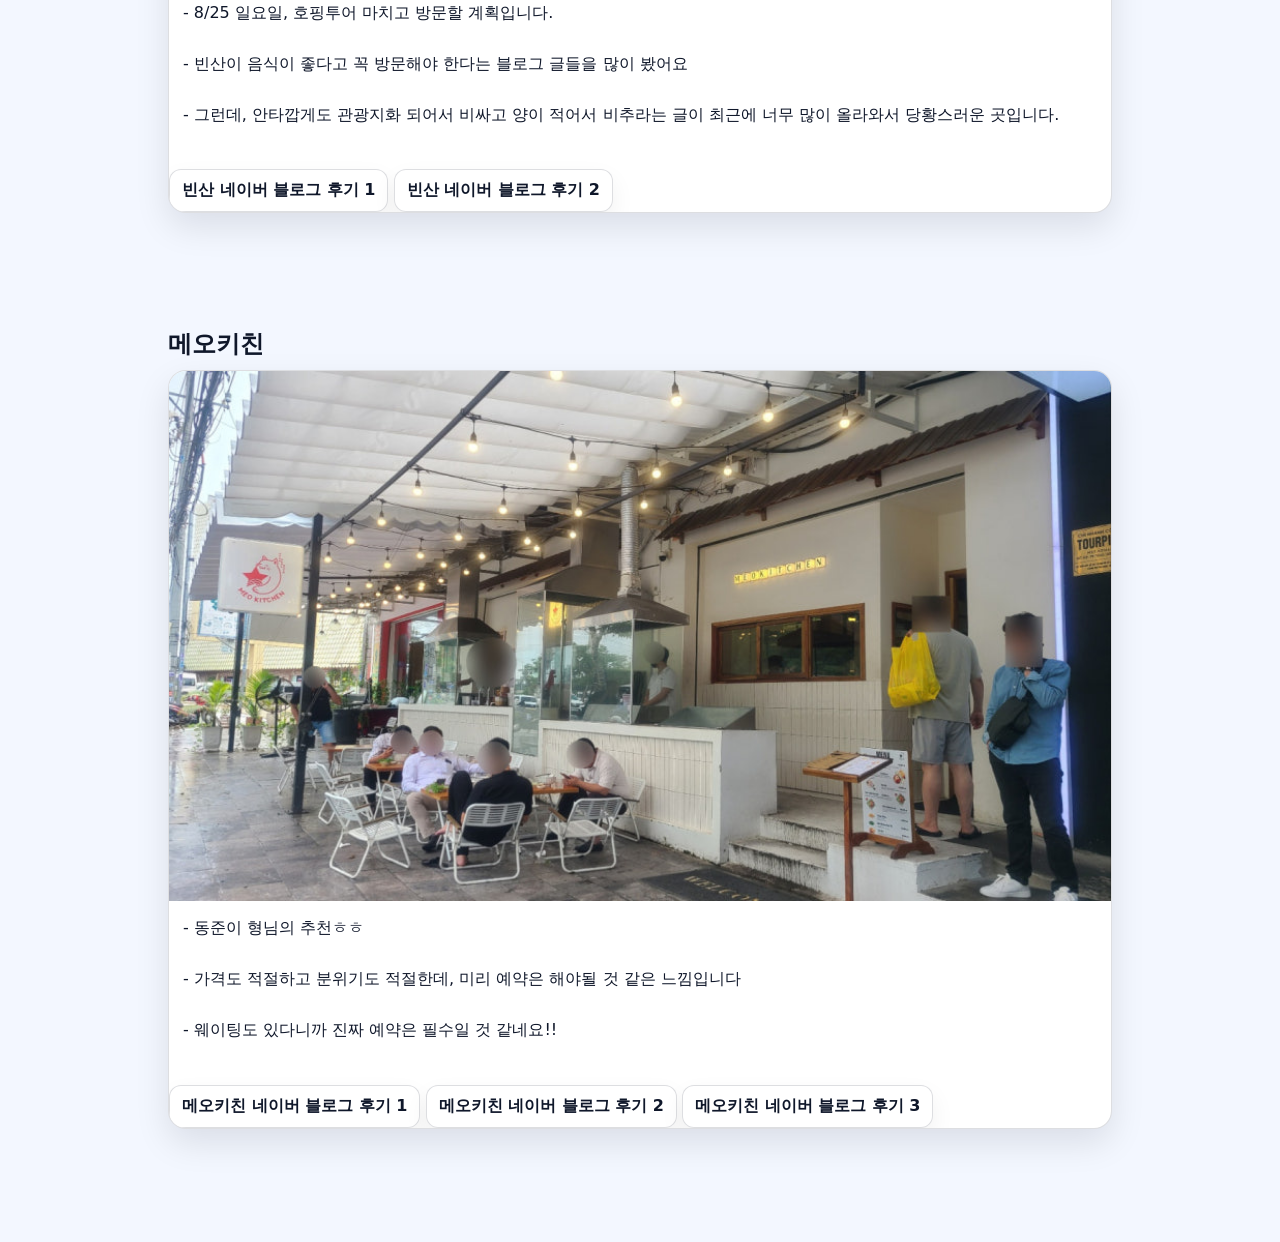
<file: food.html>
<!doctype html>
<html lang="ko">
<head>
  <meta charset="utf-8" />
  <meta name="viewport" content="width=device-width,initial-scale=1" />
  <title>엄친 가족들 푸꾸옥 맛집</title>
  <link rel="stylesheet" href="./styles.css" />
</head>
<body>
  <div class="wrap">
<div class="topbar">
  <div class="menuWrap">
    <button class="menuBtn" id="menuBtn" type="button">☰ 목록</button>
    <div class="menuPanel" id="menuPanel">
      <a class="menuItem" href="./tips.html">일정</a>
      <a class="menuItem" href="./spots.html">관광</a>
      <a class="menuItem" href="./food.html">맛집</a>
          <a class="menuItem" href="./마사지.html">마사지</a>
          <a class="menuItem" href="./resort.html">숙소 정보(빈펄 원더월드)</a>
          <a class="menuItem" href="./cost.html">비용 계산</a>
    </div>
  </div>
  <div class="badge"><a href="./index.html">← 메인</a></div>
</div>

    <!-- ✅ 여기까지(타이틀 이전) 수정 없음 -->
<div class="pageLabel">맛집 페이지입니다. 괜찮은 가게 찾으면 계속 추가할거에요!</div>
    <div class="header" id="top">
      <div class="title"></div>

      <!-- ✅ 타이틀 밑: 목차(앵커 링크) -->
<div class="toc">
  <a class="tocLink" href="#firebbq">북부 빈펄리조트 Fire BBQ</a>
  <a class="tocLink" href="#빌라bbq">북부 빈펄리조트 빌라 BBQ</a>
  <a class="tocLink" href="#룸서비스">북부 빈펄리조트 룸서비스</a>
  <a class="tocLink" href="#푸짐">북부 그랜드월드 한식당 #푸짐</a>
  <a class="tocLink" href="#jmt">북부 그랜드월드 한식당 #JMT</a>
  <a class="tocLink" href="#꼬어이">북부 그랜드월드 베트남식 #꼬어이</a>
  <a class="tocLink" href="#럭키쉬림프">북부 그랜드월드 베트남식 #럭키쉬림프</a>
  <a class="tocLink" href="#빈산">중부 빈산(해산물 레스토랑)</a>
  <a class="tocLink" href="#메오키친">중부 메오키친</a>



</div>
    </div>




    <div class="section spotSection" id="firebbq">
      <h2>북부 빈펄리조트 Fire BBQ</h2>

      <div class="spotCard">
        <img src="./assets/firebbq.jpg" alt="firebbq" class="spotImg" />
        <p class="spotDesc">
<br>
          - 성인 6만원, 아동 3만원<br><br>
          - 8/22 토요일, 공항에서 리조트에 도착해서 저녁 식사로 생각하고 있어요<br><br>
          - 할인 받을 수 있을거라 가격은 다시 조정될 듯 해요<br><br>
          - 주류는 추가 요금이 있는 것 같아요.<br><br>
          - 뷔페에 불쑈 해준다고 하니까, 여행 시작할 때 하게되면, 휴양지 온 느낌이 들 것 같아서 도착하는 날로 잡았어요<br><br>
        </p>

<p class="noticeTitle">※ 사진의 QR코드로 이동하시면, 빈펄 리조트 F&B 정보가 나와요</p>

<br>
           <a class="linkBtn" href="https://blog.naver.com/twinparent2021/223613065824" target="_blank" rel="noopener">Fire BBQ 네이버 블로그 후기 1</a>
<a class="linkBtn" href="https://blog.naver.com/rnrdlrkwkd55/224151518613" target="_blank" rel="noopener">Fire BBQ 네이버 블로그 후기 2</a>
<a class="linkBtn" href="https://vinpearlwwpq.tempisite.com/Service" target="_blank" rel="noopener">QR코드(빈펄 F&B 정보)</a>


  </div>
    </div>
<br><br><br><br><br>



    <!-- ✅ 본문 블럭 3: 사파리 -->
    <div class="section spotSection" id="빌라bbq">
      <h2>북부 빈펄리조트 빌라 BBQ</h2>

      <div class="spotCard">
        <img src="./assets/빌라bbq.jpg" alt="빌라bbq" class="spotImg" />
        <p class="spotDesc">
<br>
          - 성인 6만원, 아동 4만원<br><br>
          - 8/24 월요일 저녁에 이용할 계획입니다.<br><br>
          - 가격은 넉넉히 잡아서 성인 6만원, 아동 4만원인데, 30% 할인해준다는 프로모션이 있어서, 빈펄에 메일 보내놨습니다.ㅎㅎ<br><br>
          - 육류, 해산물 등 풀빌라 숙소에 뷔페처럼 열어주고, 구워주고 서빙까지 해준다니까,,, 여행가서나 이렇게 한번 놀아봐야지 않겠습니까유<br><br>
          - 리조트 내 주류는 가격이 있는 편이라, 주류나 음료는 숙소에 좀 쟁여 놓으면 좋을 듯 합니다<br><br> 
         
        </p>
<br>
           <a class="linkBtn" href="https://m.cafe.naver.com/ca-fe/web/cafes/minecraftpe/articles/3288316?useCafeId=false&tc" target="_blank" rel="noopener">빌라 BBQ 네이버 카페 후기</a>
           <a class="linkBtn" href="https://blog.naver.com/12djjane/223800736009" target="_blank" rel="noopener">빌라 BBQ 네이버 블로그 후기</a>
           <a class="linkBtn" href="https://vinpearlwwpq.tempisite.com/Service" target="_blank" rel="noopener">QR코드(빈펄 F&B 정보)</a>

  </div>
    </div>
<br><br><br><br><br>


    <!-- ✅ 본문 블럭 2: 빈원더스 -->
    <div class="section spotSection" id="룸서비스">
      <h2>북부 빈펄리조트 룸서비스</h2>

      <div class="spotCard">
        <img src="./assets/룸서비스.jpg" alt="룸서비스" class="spotImg" />
        <p class="spotDesc">
          - 5인 가족이 한끼에 3~5만원 정도면 충분히 먹는다고 하네요.<br><br>
          - 주문하면 바로바로 오는 편이라 저녁 식사 필요할 때, 주문해서 먹으면 좋을 것 같네요<br><br>
          - 주류는 비싼 편이라, 마트에서 장 봐와서 숙소 냉장고에 쟁여두고 음식만 시켜 먹으면 좋을 것 같아요!<br><br>

        </p>

            <a class="linkBtn" href="https://blog.naver.com/g-yeongandpaws/223645245274" target="_blank" rel="noopener">빈펄 리조트 룸서비스 후기 1</a>
            <a class="linkBtn" href="https://blog.naver.com/falceo/223951249088" target="_blank" rel="noopener">빈펄 리조트 룸서비스 후기 2</a>
            <a class="linkBtn" href="https://vinpearlwwpq.tempisite.com/Service" target="_blank" rel="noopener">QR코드(빈펄 F&B 정보)</a>

  </div>
    </div>
<br><br><br><br><br>




    <div class="section spotSection" id="푸짐">
      <h2>북부 그랜드월드 한식당 #푸짐</h2>

      <div class="spotCard">
        <img src="./assets/푸짐.jpg" alt="푸짐" class="spotImg" />
        <p class="spotDesc">
<br>
          - 그랜드월드에 위치하고 있어서, 숙소에 있다가 한식 생각나면 편하게 가보면 될 것 같아요<br><br>
         
        </p>
<br>
           <a class="linkBtn" href="https://blog.naver.com/inha0877/224181293322" target="_blank" rel="noopener">그랜드월드 한식당 #푸짐 후기 1</a>
           <a class="linkBtn" href="https://blog.naver.com/likejinseo/224187380365" target="_blank" rel="noopener">그랜드월드 한식당 #푸짐 후기 2</a>

  </div>
    </div>
<br><br><br><br><br>



    <div class="section spotSection" id="jmt">
      <h2>북부 그랜드월드 한식당 #JMT</h2>

      <div class="spotCard">
        <img src="./assets/jmt.jpg" alt="jmt" class="spotImg" />
        <p class="spotDesc">
<br>
            - 그랜드월드에 위치하고 있어서, 숙소에 있다가 한식 생각나면 편하게 가보면 될 것 같아요<br><br>
         
        </p>
<br>
           <a class="linkBtn" href="https://blog.naver.com/hyun0629/224131631791" target="_blank" rel="noopener">그랜드월드 한식당 #JMT 후기 1</a>
           <a class="linkBtn" href="https://blog.naver.com/merucu/223479020447" target="_blank" rel="noopener">그랜드월드 한식당 #JMT 후기 2</a>

  </div>
    </div>
<br><br><br><br><br>





    <div class="section spotSection" id="꼬어이">
      <h2>북부 그랜드월드 베트남식 #꼬어이</h2>

      <div class="spotCard">
        <img src="./assets/꼬어이.jpg" alt="꼬어이" class="spotImg" />
        <p class="spotDesc">
<br>
        - 그랜드월드에 위치하고 있어서, 숙소에 있다가 편하게 가보면 될 것 같아요<br><br>
        - 베트남 음식 땡길 때 가보면 좋을 듯 합니다 ㅎㅎ<br><br>
         
         
        </p>
<br>
           <a class="linkBtn" href="https://blog.naver.com/jjw12181office/224199050030" target="_blank" rel="noopener">꼬어이 네이버 블로그 리뷰 1</a>
           <a class="linkBtn" href="https://blog.naver.com/chuuny_eunn/224176161237" target="_blank" rel="noopener">꼬어이 네이버 블로그 리뷰 2</a>




  </div>
    </div>
<br><br><br><br><br>







    <div class="section spotSection" id="럭키쉬림프">
      <h2>북부 그랜드월드 해산물요리 #럭키쉬림프</h2>

      <div class="spotCard">
        <img src="./assets/럭키쉬림프.jpg" alt="럭키쉬림프" class="spotImg" />
        <p class="spotDesc">
<br>
        - 그랜드월드에 위치하고 있어서, 숙소에 있다가 편하게 가보면 될 것 같아요<br><br>
        - 해산물 음식이라서 술 안주하기도 좋고, 분수쇼가 보이는 가게라서 2층에서 분수쇼를 관람했다는 사람도 있더라구여 ㅎㅎ<br><br>
         
         
        </p>
<br>
           <a class="linkBtn" href="https://blog.naver.com/bo1026/224161131801" target="_blank" rel="noopener">럭키쉬림프 네이버 블로그 리뷰 1</a>
           <a class="linkBtn" href="https://blog.naver.com/choijjji/224007562927" target="_blank" rel="noopener">럭키쉬림프 네이버 블로그 리뷰 2</a>




  </div>
    </div>
<br><br><br><br><br>





    <div class="section spotSection" id="빈산">
      <h2>중부 빈산(해산물 레스토랑)</h2>

      <div class="spotCard">
        <img src="./assets/빈산.jpg" alt="빈산" class="spotImg" />
        <p class="spotDesc">
          - 8/25 일요일, 호핑투어 마치고 방문할 계획입니다.<br><br>
          - 빈산이 음식이 좋다고 꼭 방문해야 한다는 블로그 글들을 많이 봤어요<br><br> 
          - 그런데, 안타깝게도 관광지화 되어서 비싸고 양이 적어서 비추라는 글이 최근에 너무 많이 올라와서 당황스러운 곳입니다.<br><br>

        </p>
      <a class="linkBtn" href="https://blog.naver.com/mina860527/224191526336" target="_blank" rel="noopener">빈산 네이버 블로그 후기 1</a>
      <a class="linkBtn" href="https://blog.naver.com/maengse/223825806129" target="_blank" rel="noopener">빈산 네이버 블로그 후기 2</a>
  </div>
    </div>
<br><br><br><br><br>






    <div class="section spotSection" id="메오키친">
      <h2>메오키친</h2>

      <div class="spotCard">
        <img src="./assets/메오키친.jpg" alt="메오키친" class="spotImg" />
        <p class="spotDesc">
          - 동준이 형님의 추천ㅎㅎ<br><br>
          - 가격도 적절하고 분위기도 적절한데, 미리 예약은 해야될 것 같은 느낌입니다<br><br>
          - 웨이팅도 있다니까 진짜 예약은 필수일 것 같네요!!<br><br> 


        </p>
      <a class="linkBtn" href="https://m.blog.naver.com/girl901/224192341592" target="_blank" rel="noopener">메오키친 네이버 블로그 후기 1</a>
      <a class="linkBtn" href="https://blog.naver.com/junstar1010/224185680827" target="_blank" rel="noopener">메오키친 네이버 블로그 후기 2</a>
      <a class="linkBtn" href="https://blog.naver.com/cguynam/224190669089" target="_blank" rel="noopener">메오키친 네이버 블로그 후기 3</a>
  </div>
    </div>
<br><br><br><br><br>












    <!-- ✅ 하단 고정: 맨 위로 버튼 -->
    <a class="toTop" href="#top" aria-label="맨 위로">↑ TOP</a>

  </div>

<script>
  (function(){
    const btn = document.getElementById("menuBtn");
    const panel = document.getElementById("menuPanel");
    if(!btn || !panel) return;

    btn.addEventListener("click", () => {
      panel.classList.toggle("open");
    });

    // 바깥 클릭하면 닫기
    document.addEventListener("click", (e) => {
      if(!panel.classList.contains("open")) return;
      if(panel.contains(e.target) || btn.contains(e.target)) return;
      panel.classList.remove("open");
    });
  })();
</script>
</body>
</html>
</file>
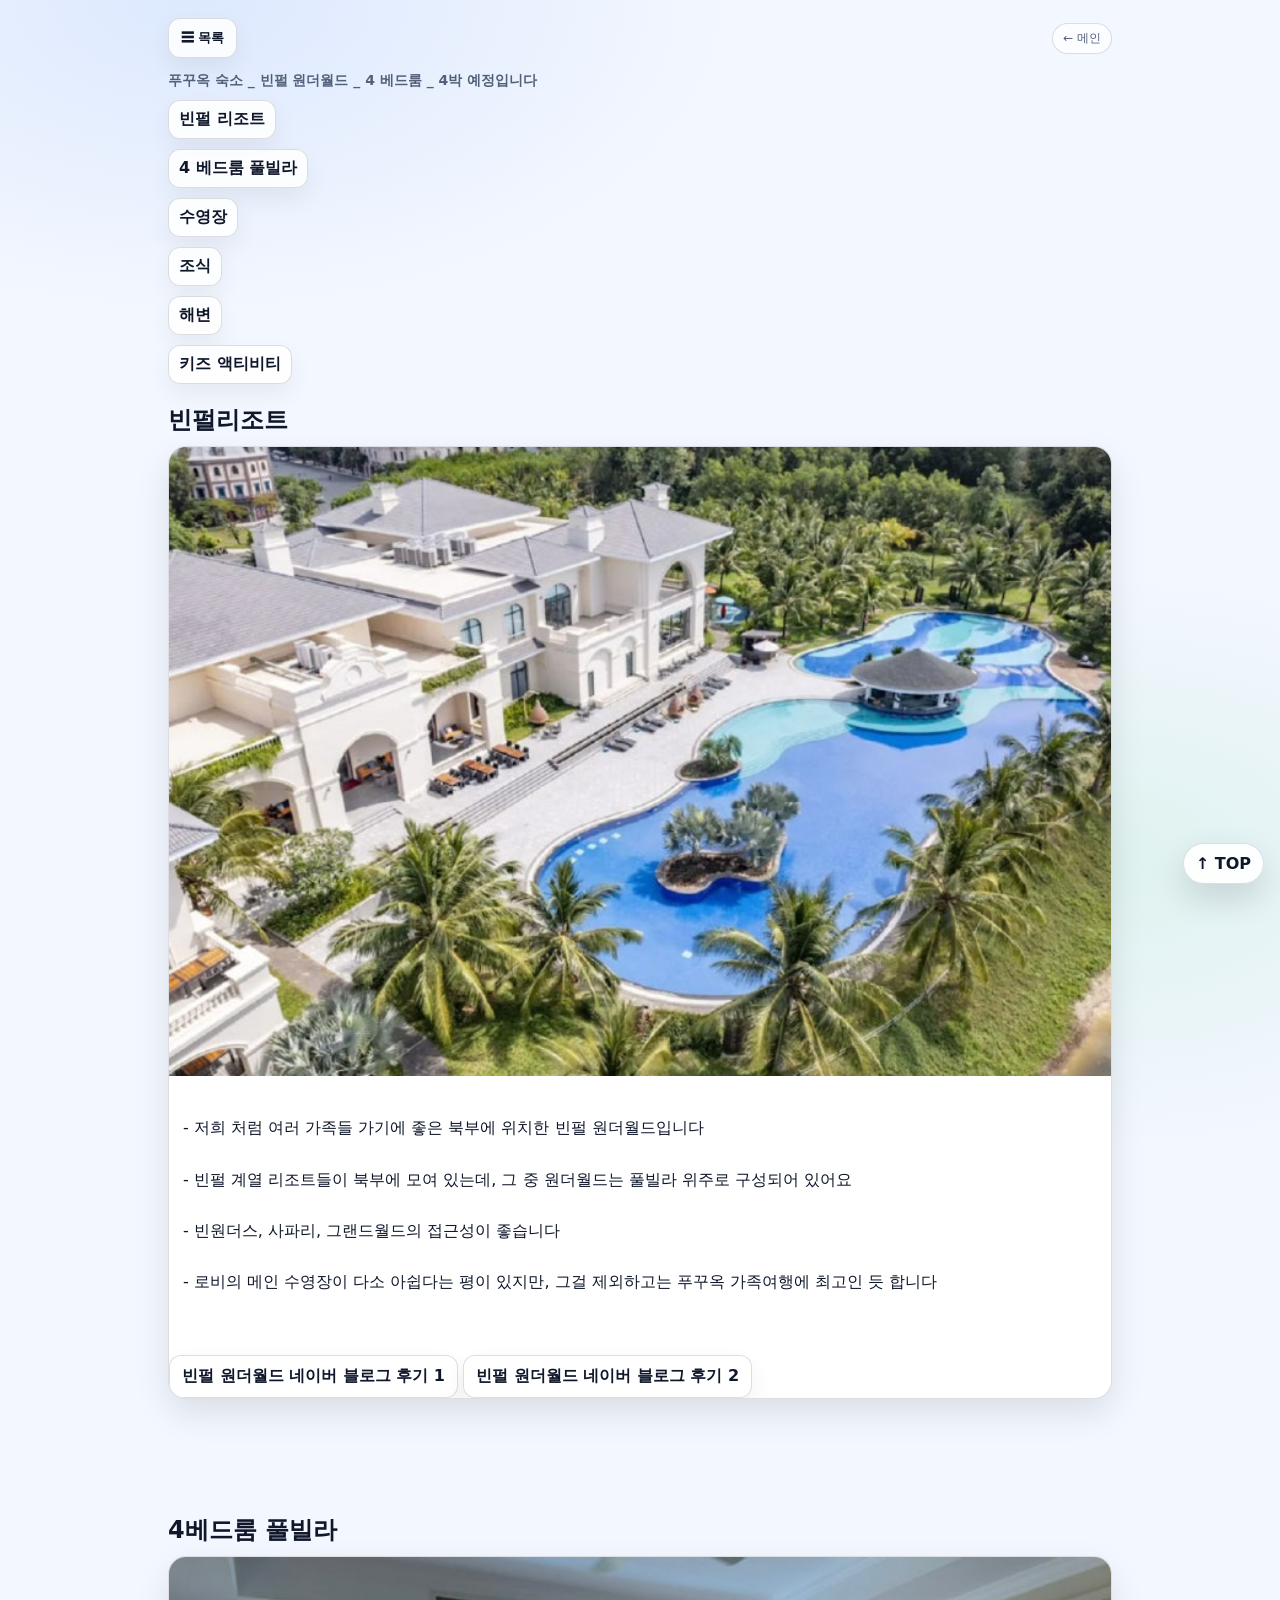
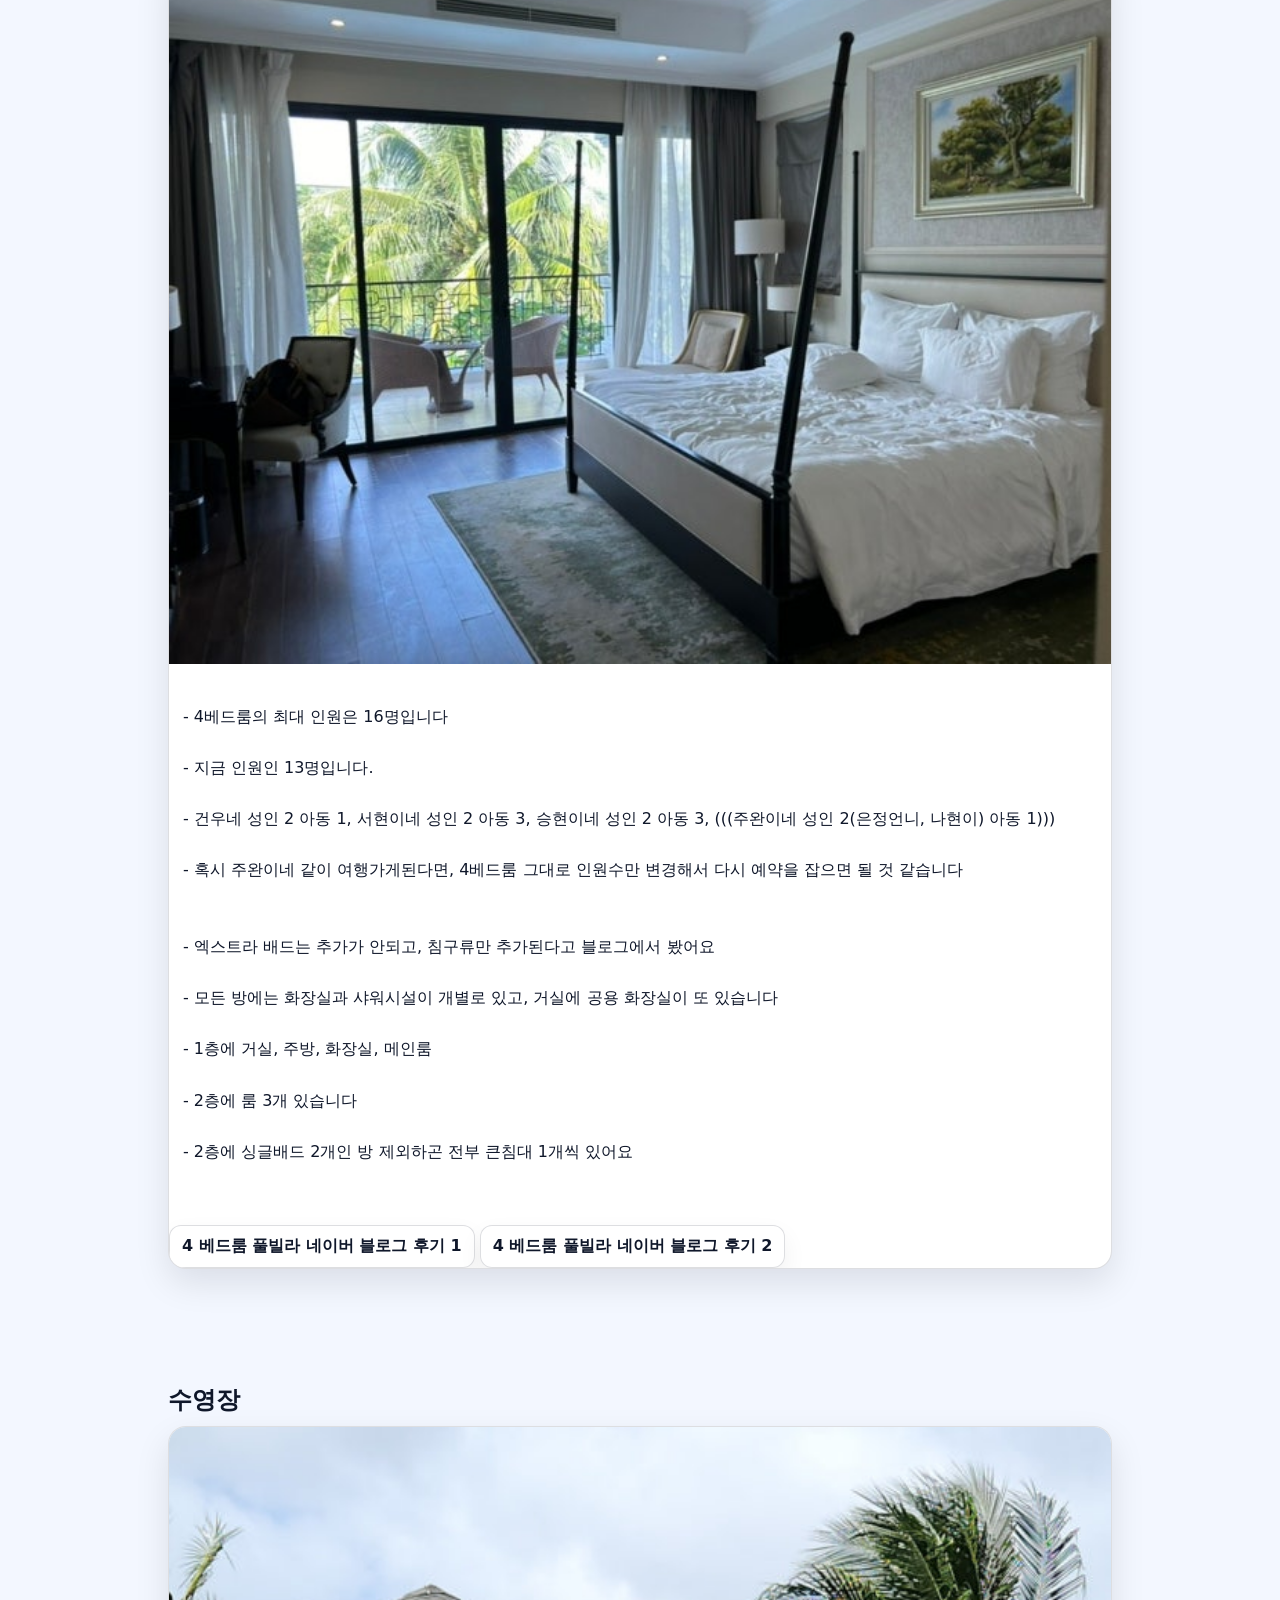
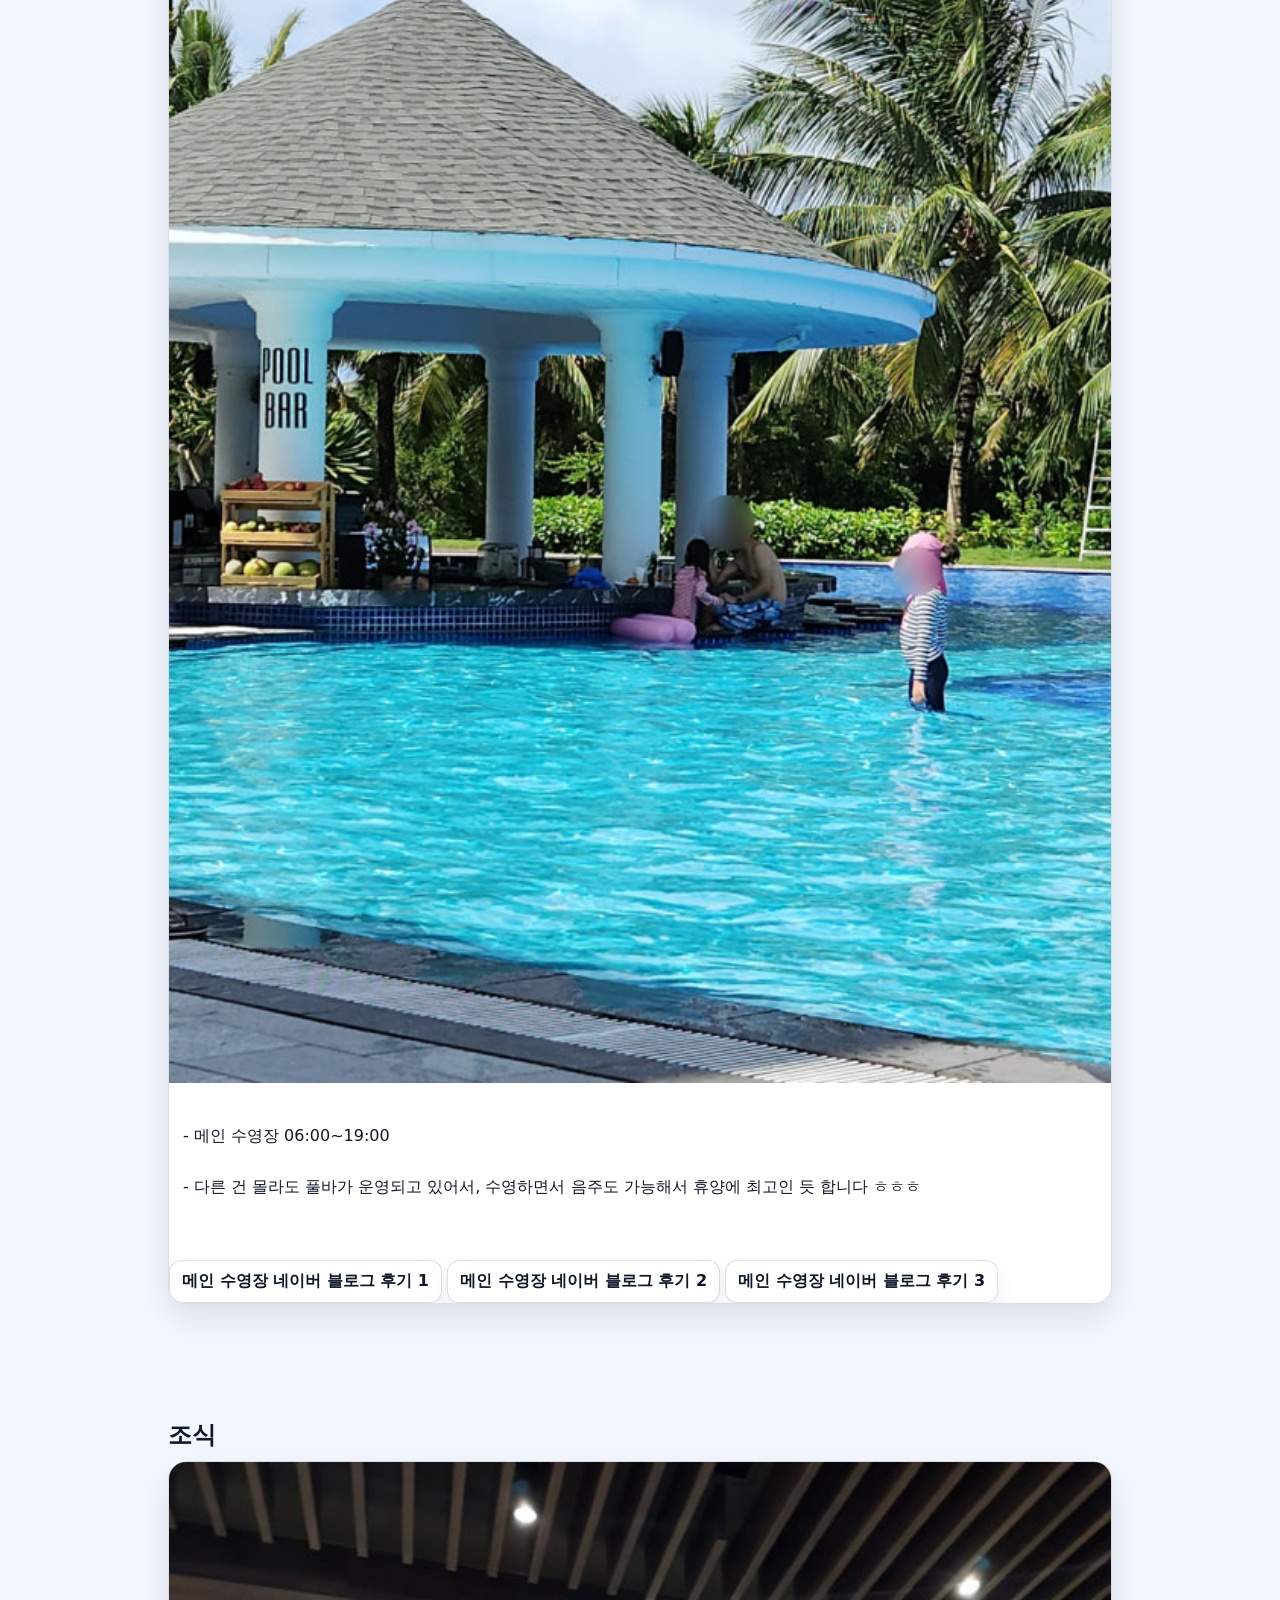
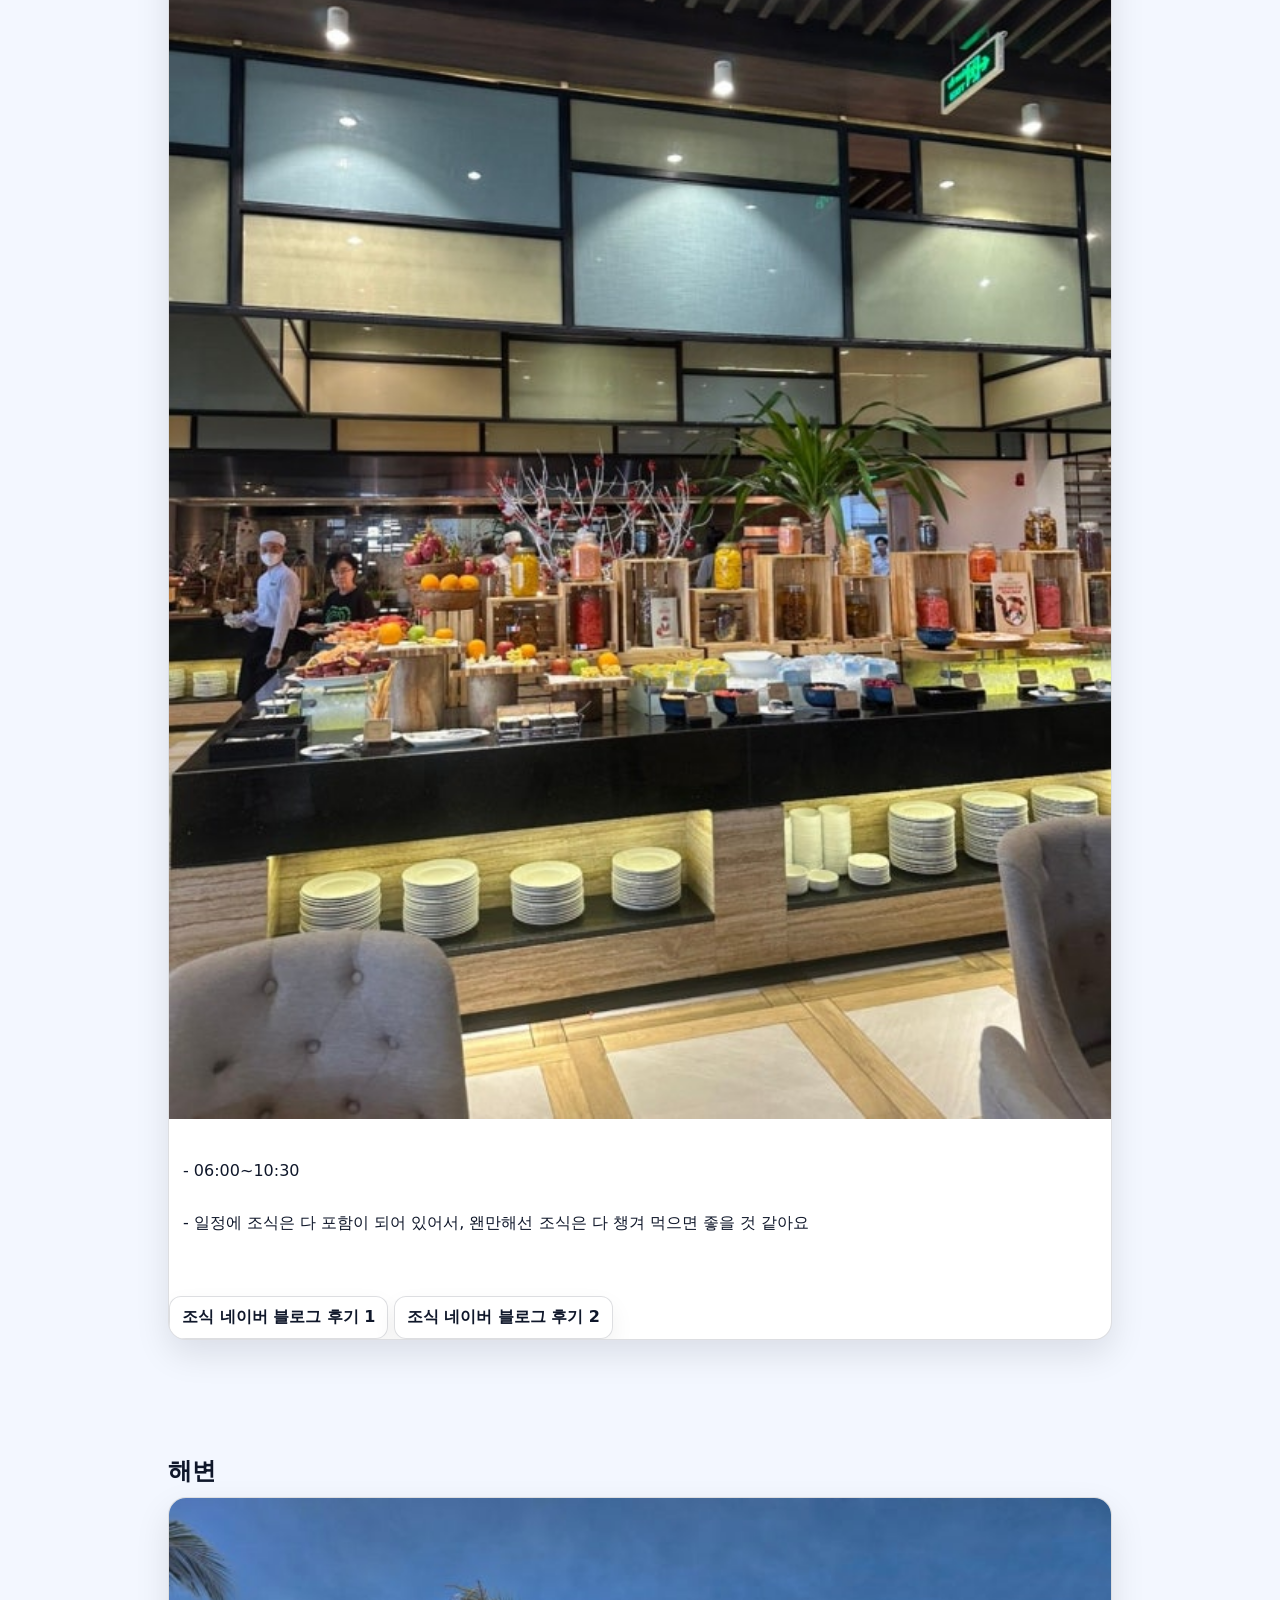
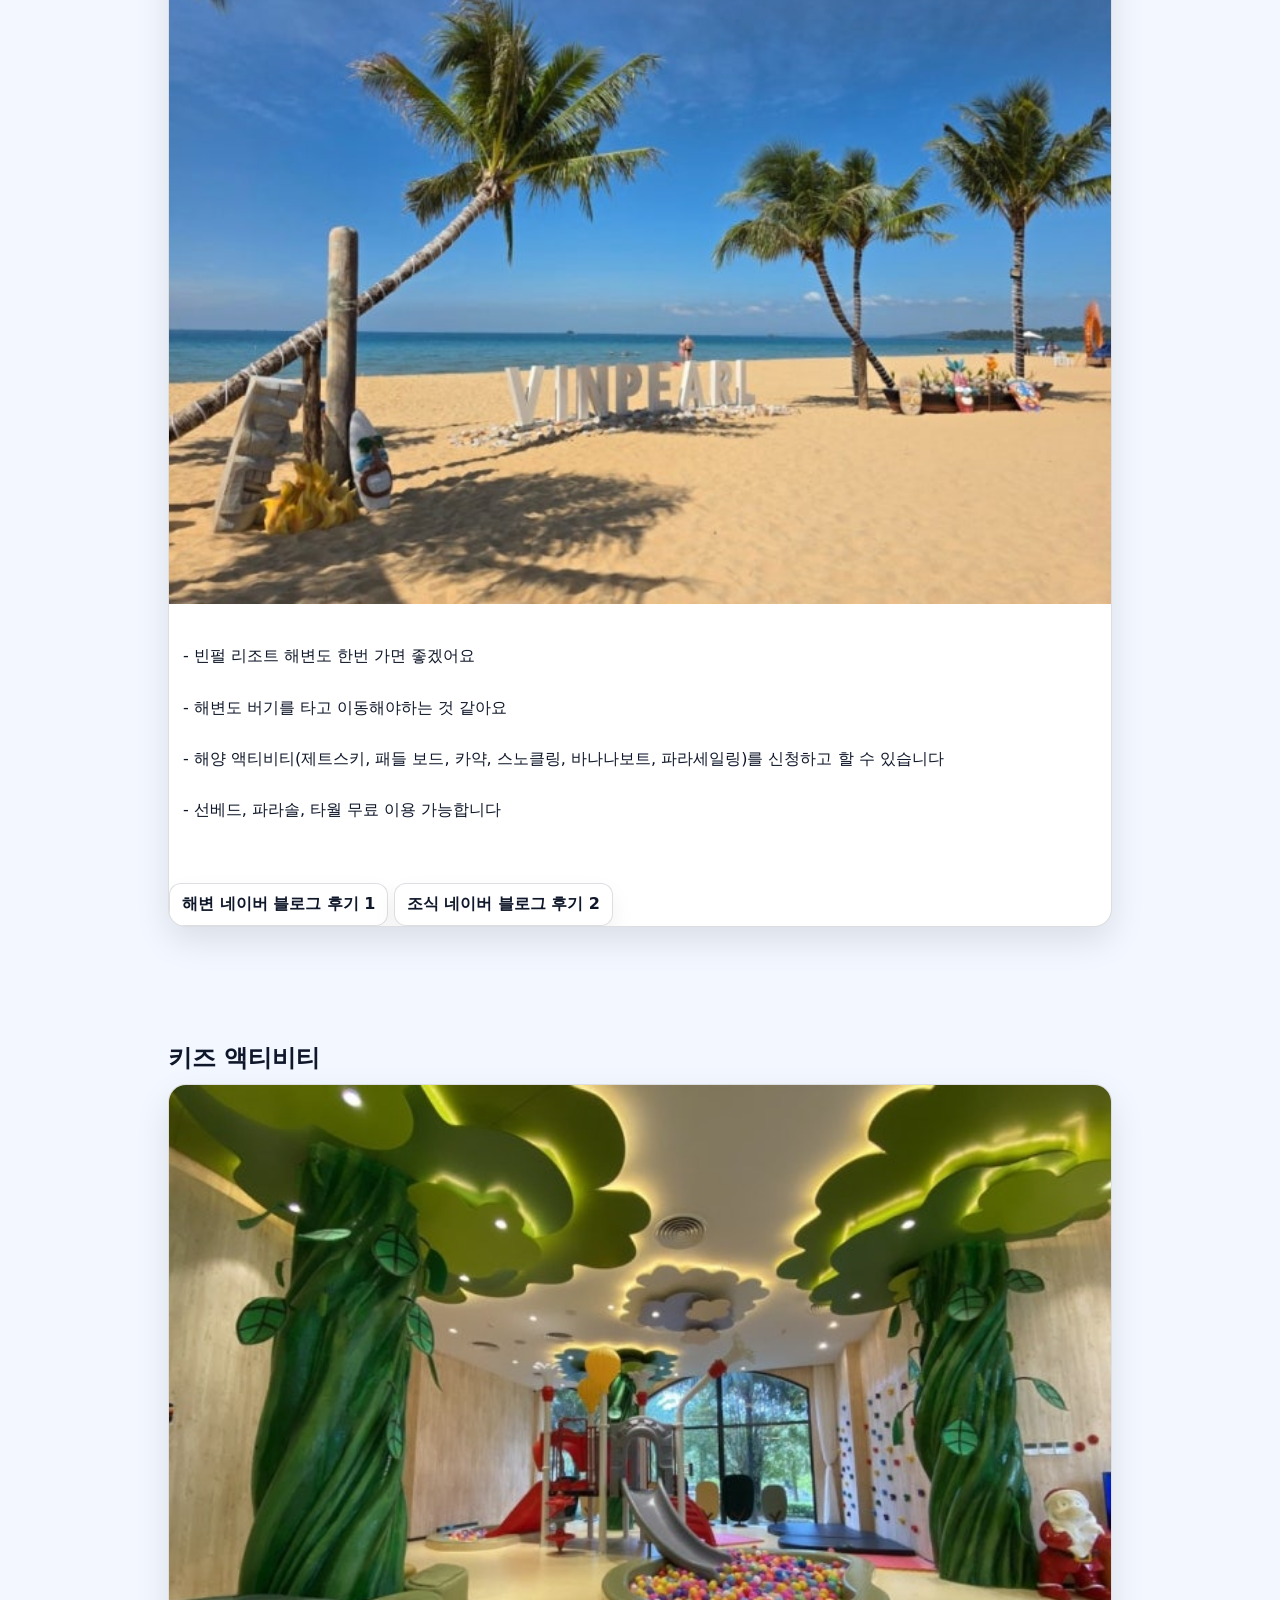
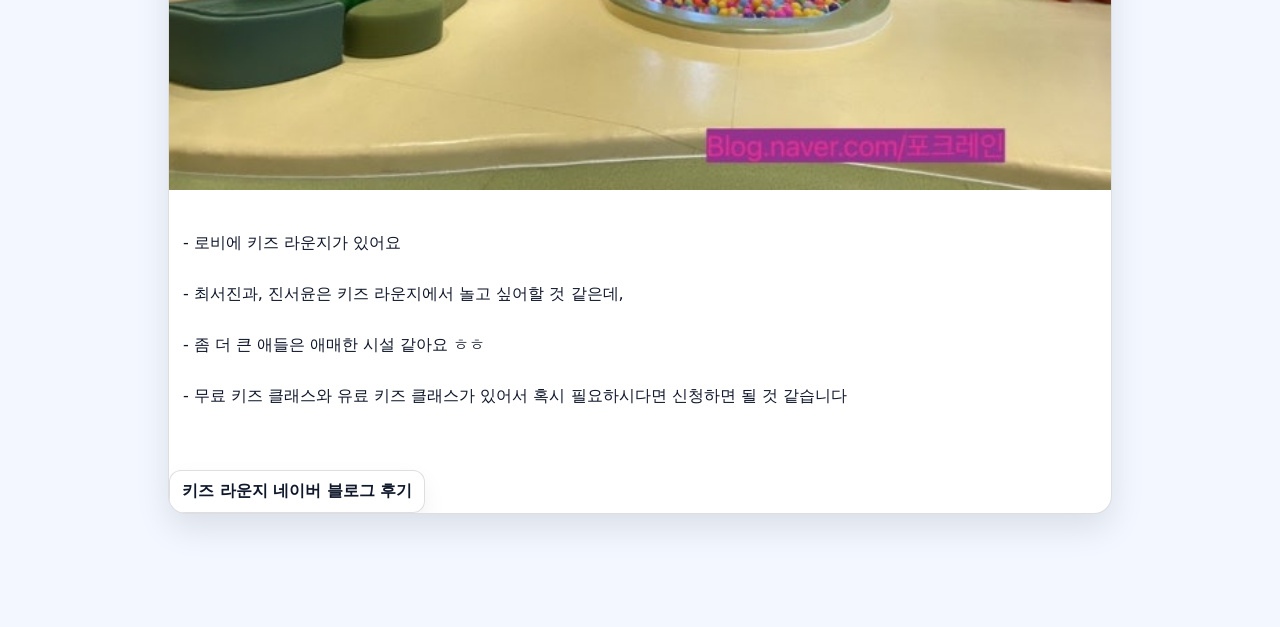
<file: resort.html>
<!doctype html>
<html lang="ko">
<head>
  <meta charset="utf-8" />
  <meta name="viewport" content="width=device-width,initial-scale=1" />
  <title>엄친 가족들 푸꾸옥 숙소 - 빈펄 원더월드</title>
  <link rel="stylesheet" href="./styles.css" />
</head>
<body>
  <div class="wrap">
<div class="topbar">
  <div class="menuWrap">
    <button class="menuBtn" id="menuBtn" type="button">☰ 목록</button>
    <div class="menuPanel" id="menuPanel">
      <a class="menuItem" href="./tips.html">일정</a>
      <a class="menuItem" href="./spots.html">관광</a>
      <a class="menuItem" href="./food.html">맛집</a>
          <a class="menuItem" href="./마사지.html">마사지</a>
          <a class="menuItem" href="./resort.html">숙소 정보(빈펄 원더월드)</a>
          <a class="menuItem" href="./cost.html">비용 계산</a>
    </div>
  </div>
  <div class="badge"><a href="./index.html">← 메인</a></div>
</div>

    <!-- ✅ 여기까지(타이틀 이전) 수정 없음 -->
<div class="pageLabel">푸꾸옥 숙소 _ 빈펄 원더월드 _ 4 베드룸 _ 4박 예정입니다</div>
    <div class="header" id="top">
      <div class="title"></div>

      <!-- ✅ 타이틀 밑: 목차(앵커 링크) -->
<div class="toc">
  <a class="tocLink" href="#빈펄리조트">빈펄 리조트</a>
  <a class="tocLink" href="#4베드룸">4 베드룸 풀빌라</a>
  <a class="tocLink" href="#수영장">수영장</a>
  <a class="tocLink" href="#조식">조식</a>
  <a class="tocLink" href="#해변">해변</a>
  <a class="tocLink" href="#액티비티">키즈 액티비티</a>





</div>
    </div>




    <div class="section spotSection" id="빈펄리조트">
      <h2>빈펄리조트</h2>

      <div class="spotCard">
        <img src="./assets/빈펄리조트.jpg" alt="빈펄리조트" class="spotImg" />
        <p class="spotDesc">
<br>
          - 저희 처럼 여러 가족들 가기에 좋은 북부에 위치한 빈펄 원더월드입니다<br><br>
          - 빈펄 계열 리조트들이 북부에 모여 있는데, 그 중 원더월드는 풀빌라 위주로 구성되어 있어요<br><br>
          - 빈원더스, 사파리, 그랜드월드의 접근성이 좋습니다<br><br>
          - 로비의 메인 수영장이 다소 아쉽다는 평이 있지만, 그걸 제외하고는 푸꾸옥 가족여행에 최고인 듯 합니다<br><br>

        </p>


<br>
           <a class="linkBtn" href="https://blog.naver.com/00sweetlove/224120042238?isInf=true&infParams=[base64]&trackingCode=nx" target="_blank" rel="noopener">빈펄 원더월드 네이버 블로그 후기 1</a>
           <a class="linkBtn" href="https://blog.naver.com/ei1y51c/224171534108" target="_blank" rel="noopener">빈펄 원더월드 네이버 블로그 후기 2</a>


  </div>
    </div>
<br><br><br><br><br>






    <div class="section spotSection" id="4베드룸">
      <h2>4베드룸 풀빌라</h2>

      <div class="spotCard">
        <img src="./assets/4베드룸.jpg" alt="4베드룸" class="spotImg" />
        <p class="spotDesc">
<br>
          - 4베드룸의 최대 인원은 16명입니다<br><br>
          - 지금 인원인 13명입니다. <br><br>
          - 건우네 성인 2 아동 1, 서현이네 성인 2 아동 3, 승현이네 성인 2 아동 3, (((주완이네 성인 2(은정언니, 나현이) 아동 1)))<br><br>
          - 혹시 주완이네 같이 여행가게된다면, 4베드룸 그대로 인원수만 변경해서 다시 예약을 잡으면 될 것 같습니다<br><br><br>
          - 엑스트라 배드는 추가가 안되고, 침구류만 추가된다고 블로그에서 봤어요<br><br>
          - 모든 방에는 화장실과 샤워시설이 개별로 있고, 거실에 공용 화장실이 또 있습니다<br><br>
          - 1층에 거실, 주방, 화장실, 메인룸<br><br>
          - 2층에 룸 3개 있습니다<br><br>
          - 2층에 싱글배드 2개인 방 제외하곤 전부 큰침대 1개씩 있어요<br><br>


        </p>


<br>
           <a class="linkBtn" href="https://blog.naver.com/alwayslinda/224200281609" target="_blank" rel="noopener">4 베드룸 풀빌라 네이버 블로그 후기 1</a>
           <a class="linkBtn" href="https://blog.naver.com/borori34/223707579000" target="_blank" rel="noopener">4 베드룸 풀빌라 네이버 블로그 후기 2</a>


  </div>
    </div>
<br><br><br><br><br>





    <div class="section spotSection" id="수영장">
      <h2>수영장</h2>

      <div class="spotCard">
        <img src="./assets/수영장.jpg" alt="수영장" class="spotImg" />
        <p class="spotDesc">
<br>
          - 메인 수영장 06:00~19:00<br><br>
          - 다른 건 몰라도 풀바가 운영되고 있어서, 수영하면서 음주도 가능해서 휴양에 최고인 듯 합니다 ㅎㅎㅎ<br><br>



        </p>


<br>
           <a class="linkBtn" href="https://blog.naver.com/radiant_with/223367146732" target="_blank" rel="noopener">메인 수영장 네이버 블로그 후기 1</a>
           <a class="linkBtn" href="https://blog.naver.com/wldkdy2/223052826792" target="_blank" rel="noopener">메인 수영장 네이버 블로그 후기 2</a>
           <a class="linkBtn" href="https://blog.naver.com/h_ana_24/223389264537" target="_blank" rel="noopener">메인 수영장 네이버 블로그 후기 3</a>


  </div>
    </div>
<br><br><br><br><br>






    <div class="section spotSection" id="조식">
      <h2>조식</h2>

      <div class="spotCard">
        <img src="./assets/조식.jpg" alt="조식" class="spotImg" />
        <p class="spotDesc">
<br>
          - 06:00~10:30<br><br>
          - 일정에 조식은 다 포함이 되어 있어서, 왠만해선 조식은 다 챙겨 먹으면 좋을 것 같아요<br><br>



        </p>


<br>
           <a class="linkBtn" href="https://blog.naver.com/badaangi/224160712260" target="_blank" rel="noopener">조식 네이버 블로그 후기 1</a>
           <a class="linkBtn" href="https://blog.naver.com/rnrdlrkwkd55/224141719022" target="_blank" rel="noopener">조식 네이버 블로그 후기 2</a>




  </div>
    </div>
<br><br><br><br><br>






    <div class="section spotSection" id="해변">
      <h2>해변</h2>

      <div class="spotCard">
        <img src="./assets/해변.jpg" alt="해변" class="spotImg" />
        <p class="spotDesc">
<br>
          - 빈펄 리조트 해변도 한번 가면 좋겠어요<br><br>
          - 해변도 버기를 타고 이동해야하는 것 같아요<br><br>
          - 해양 액티비티(제트스키, 패들 보드, 카약, 스노클링, 바나나보트, 파라세일링)를 신청하고 할 수 있습니다<br><br>
          - 선베드, 파라솔, 타월 무료 이용 가능합니다<br><br>



        </p>


<br>
           <a class="linkBtn" href="https://blog.naver.com/badaangi/224163161570" target="_blank" rel="noopener">해변 네이버 블로그 후기 1</a>
           <a class="linkBtn" href="https://blog.naver.com/rnrdlrkwkd55/224141719022" target="_blank" rel="noopener">조식 네이버 블로그 후기 2</a>




  </div>
    </div>
<br><br><br><br><br>





    <div class="section spotSection" id="액티비티">
      <h2>키즈 액티비티</h2>

      <div class="spotCard">
        <img src="./assets/액티비티.jpg" alt="액티비티" class="spotImg" />
        <p class="spotDesc">
<br>
          - 로비에 키즈 라운지가 있어요<br><br>
          - 최서진과, 진서윤은 키즈 라운지에서 놀고 싶어할 것 같은데,<br><br>
          - 좀 더 큰 애들은 애매한 시설 같아요 ㅎㅎ<br><br>
          - 무료 키즈 클래스와 유료 키즈 클래스가 있어서 혹시 필요하시다면 신청하면 될 것 같습니다<br><br>




        </p>


<br>
           <a class="linkBtn" href="https://blog.naver.com/ssssssujing/224161510683" target="_blank" rel="noopener">키즈 라운지 네이버 블로그 후기</a>





  </div>
    </div>
<br><br><br><br><br>













    <!-- ✅ 하단 고정: 맨 위로 버튼 -->
    <a class="toTop" href="#top" aria-label="맨 위로">↑ TOP</a>

  </div>

<script>
  (function(){
    const btn = document.getElementById("menuBtn");
    const panel = document.getElementById("menuPanel");
    if(!btn || !panel) return;

    btn.addEventListener("click", () => {
      panel.classList.toggle("open");
    });

    // 바깥 클릭하면 닫기
    document.addEventListener("click", (e) => {
      if(!panel.classList.contains("open")) return;
      if(panel.contains(e.target) || btn.contains(e.target)) return;
      panel.classList.remove("open");
    });
  })();
</script>
</body>
</html>
</file>
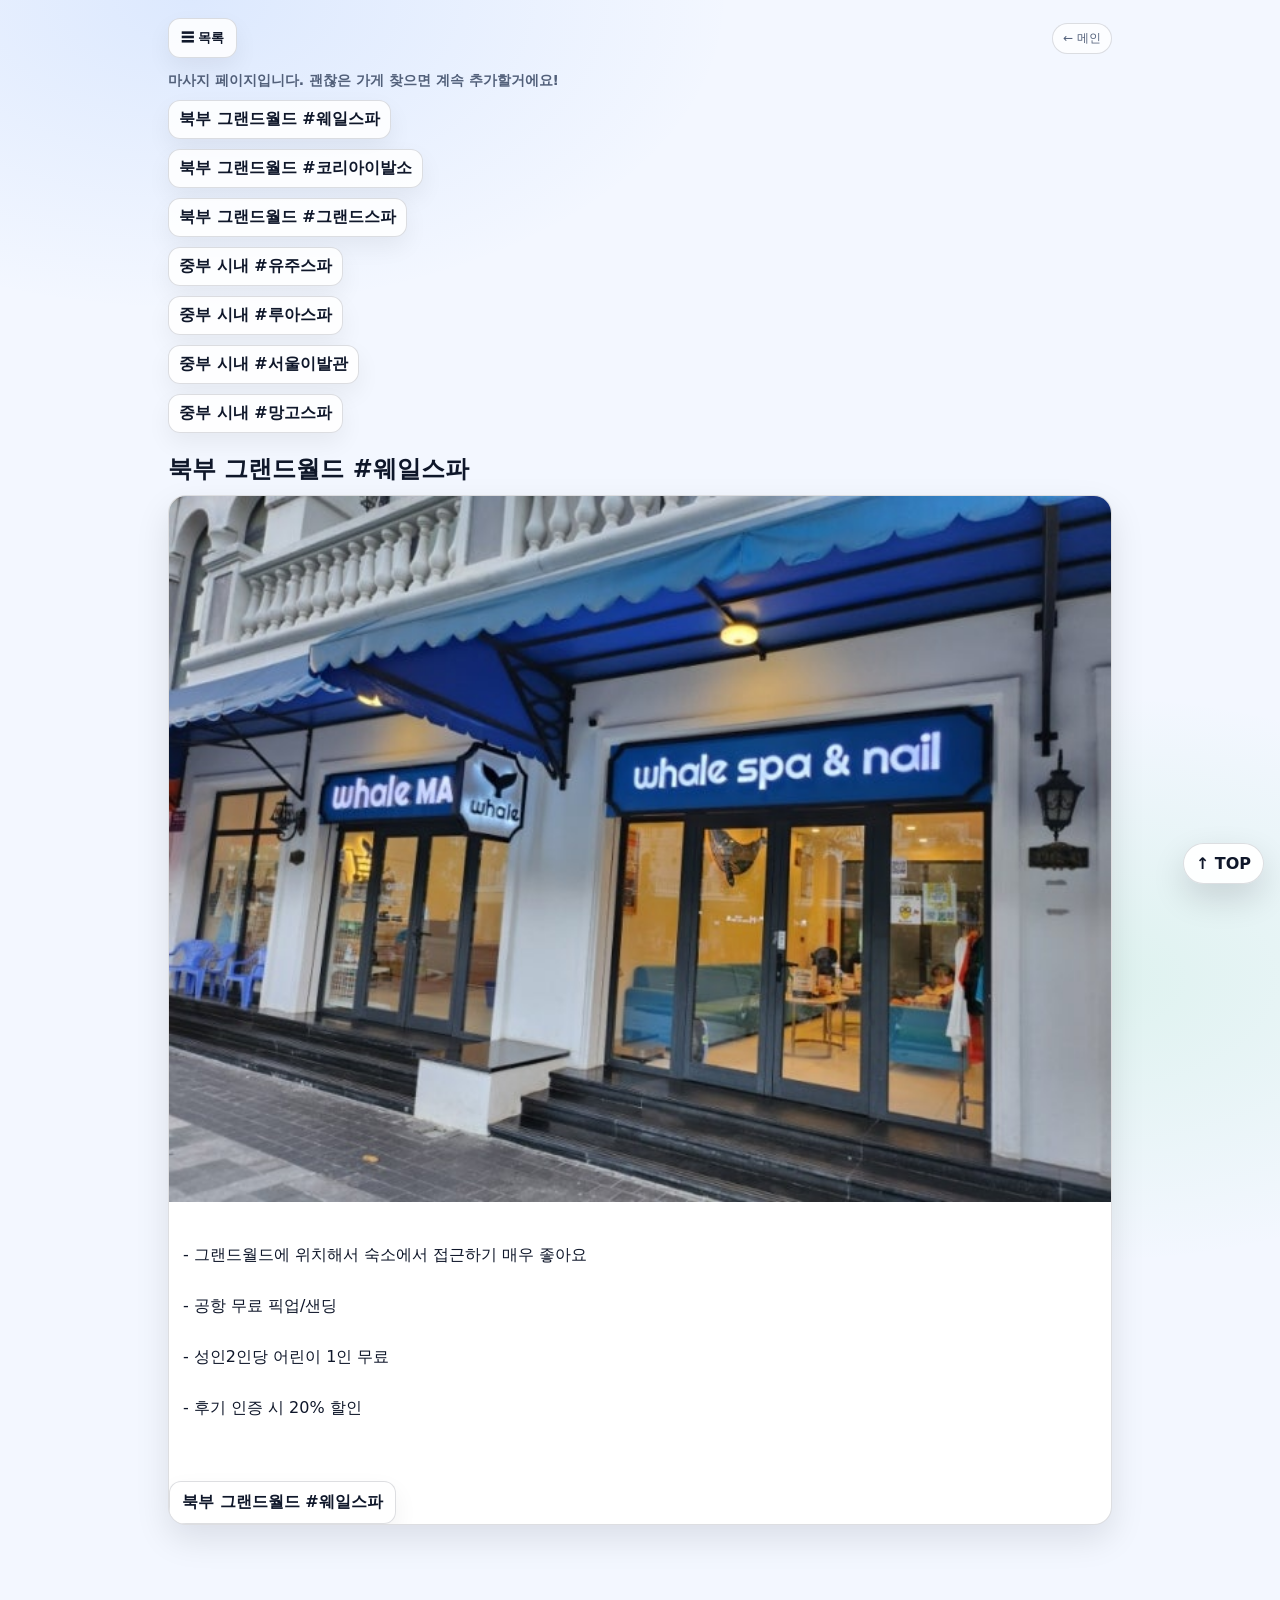
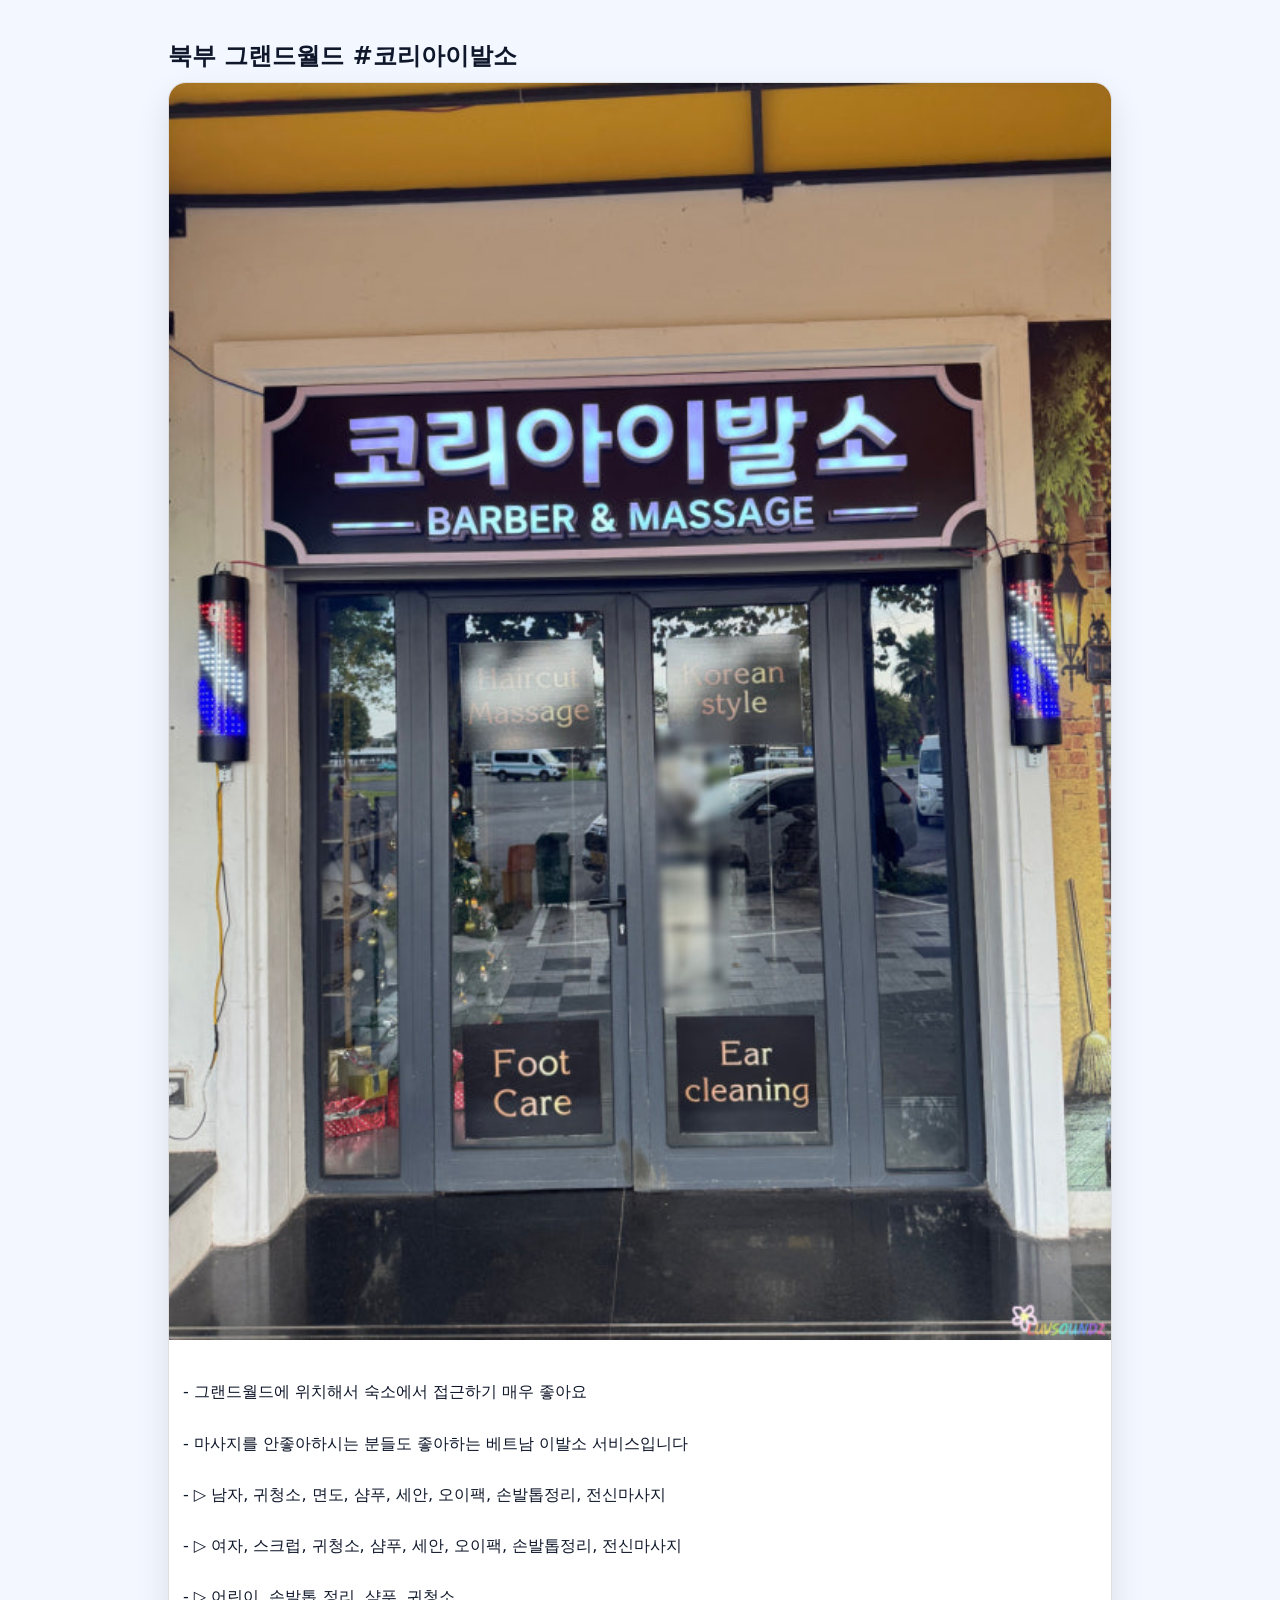
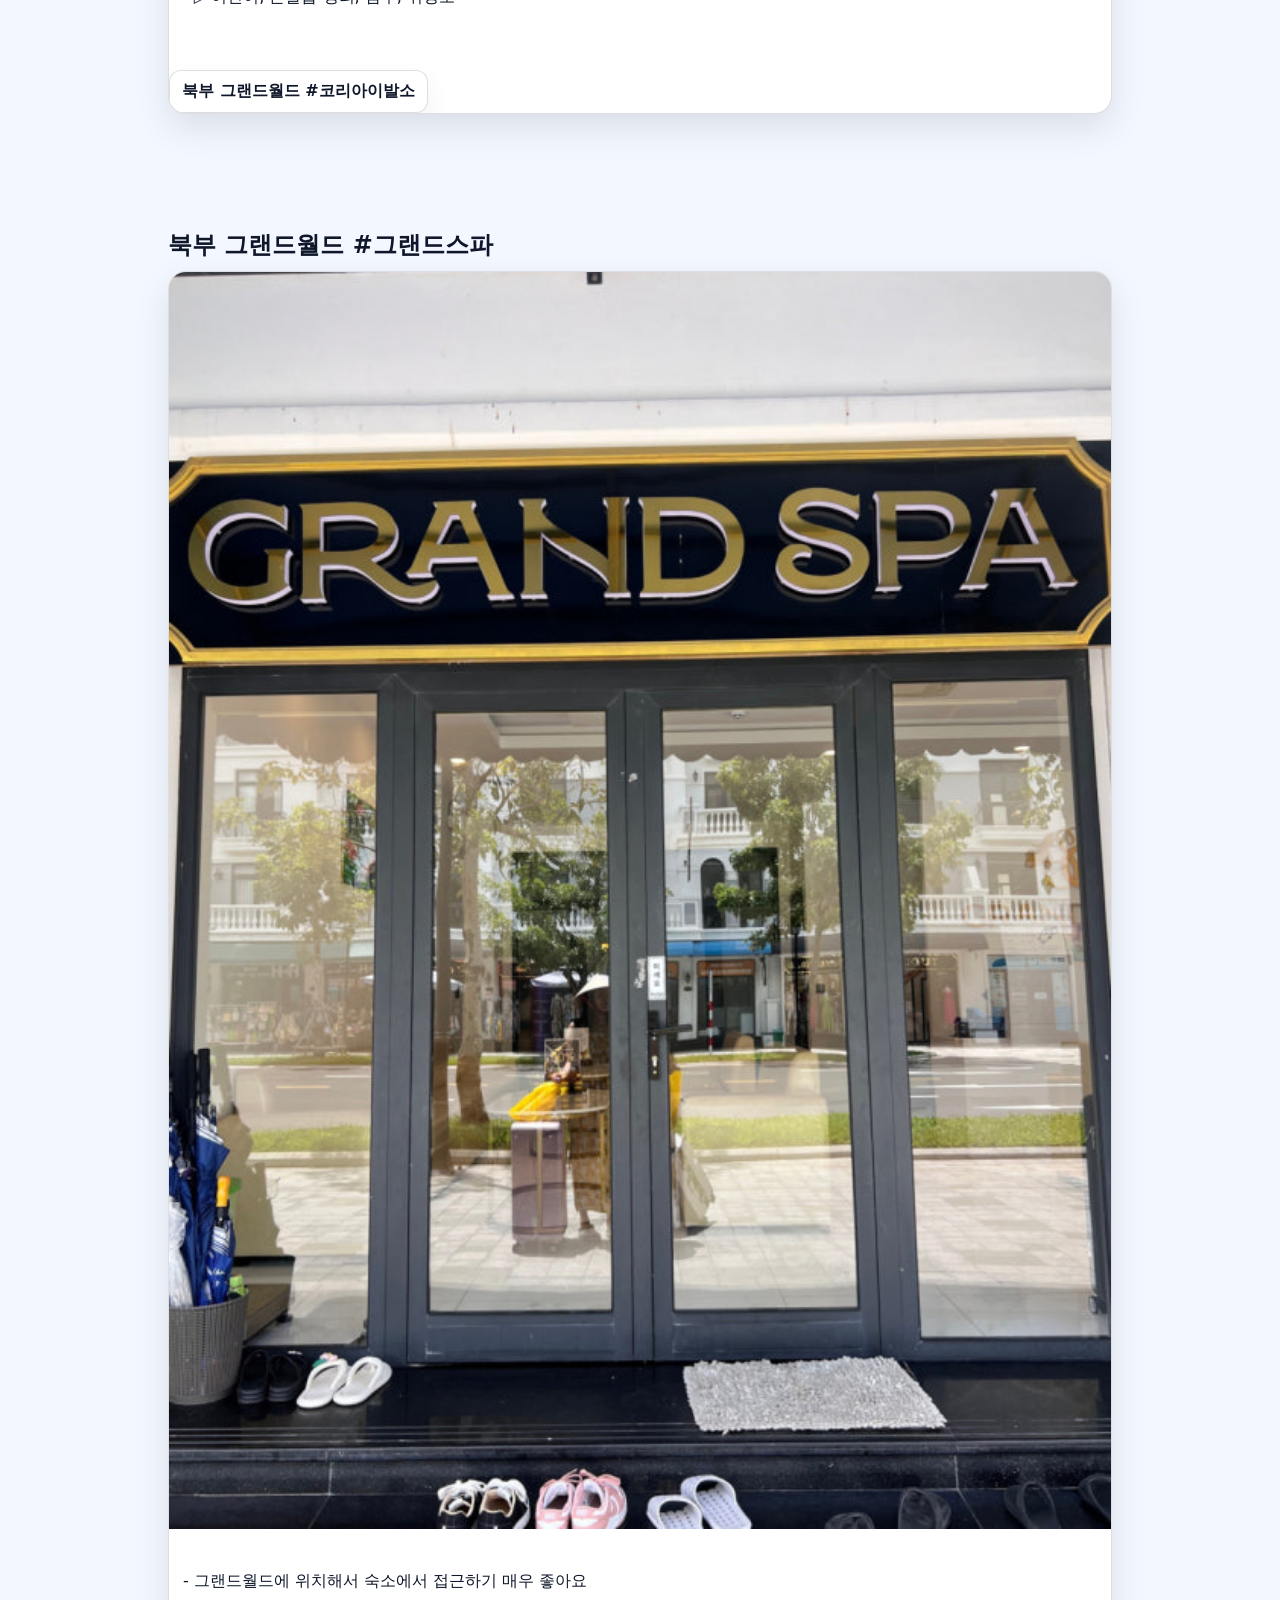
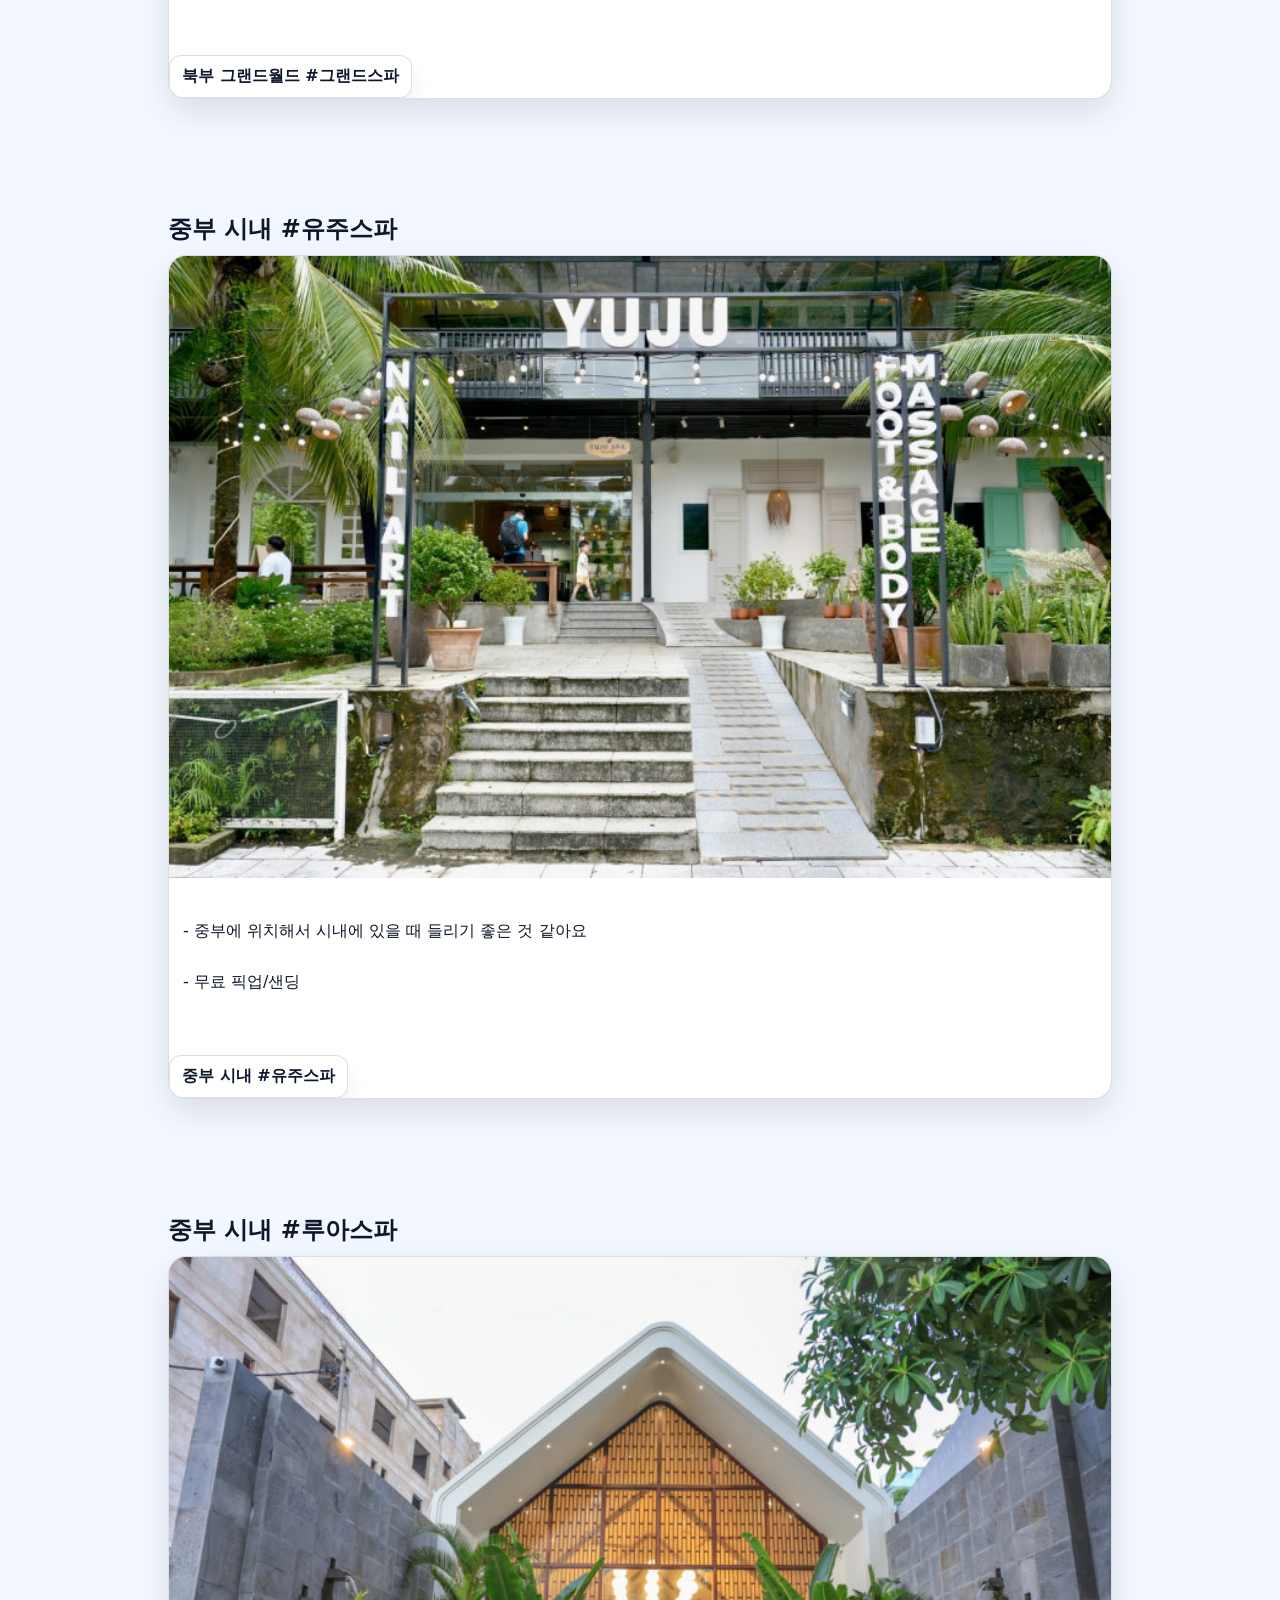
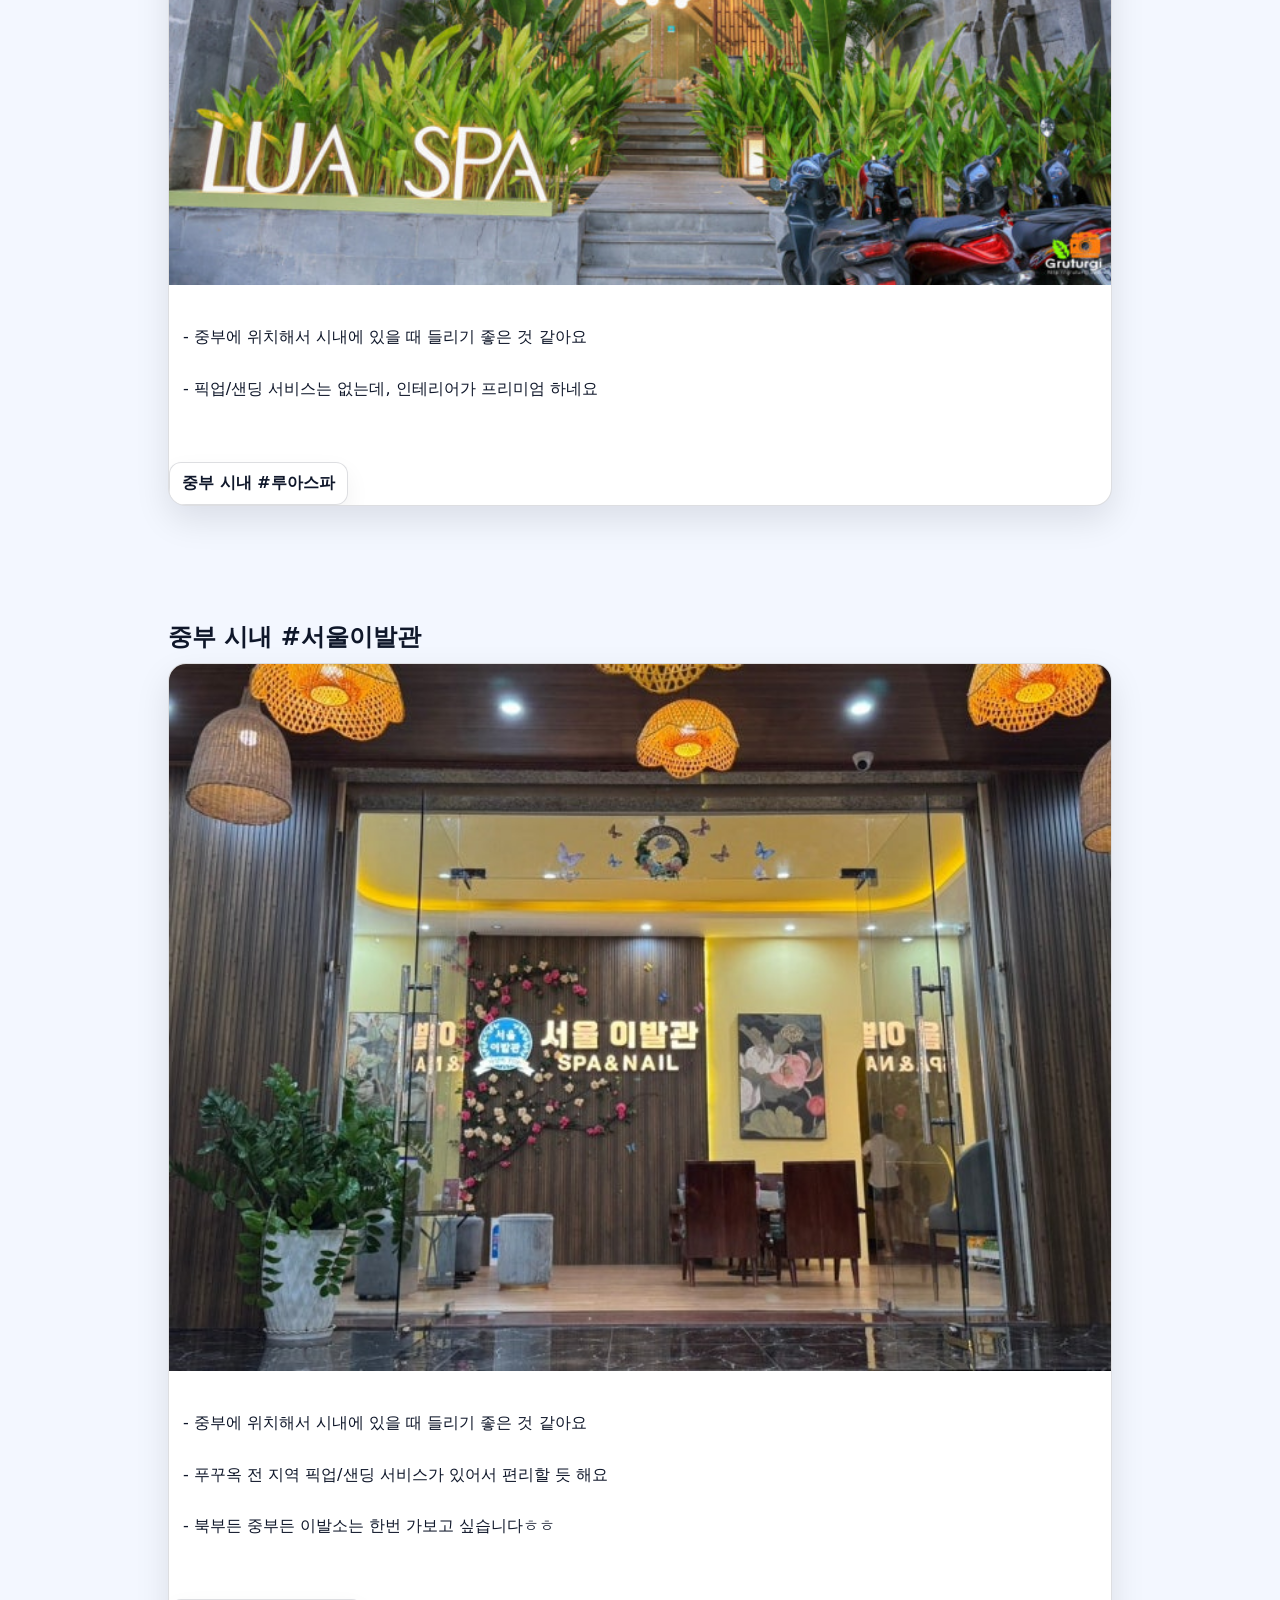
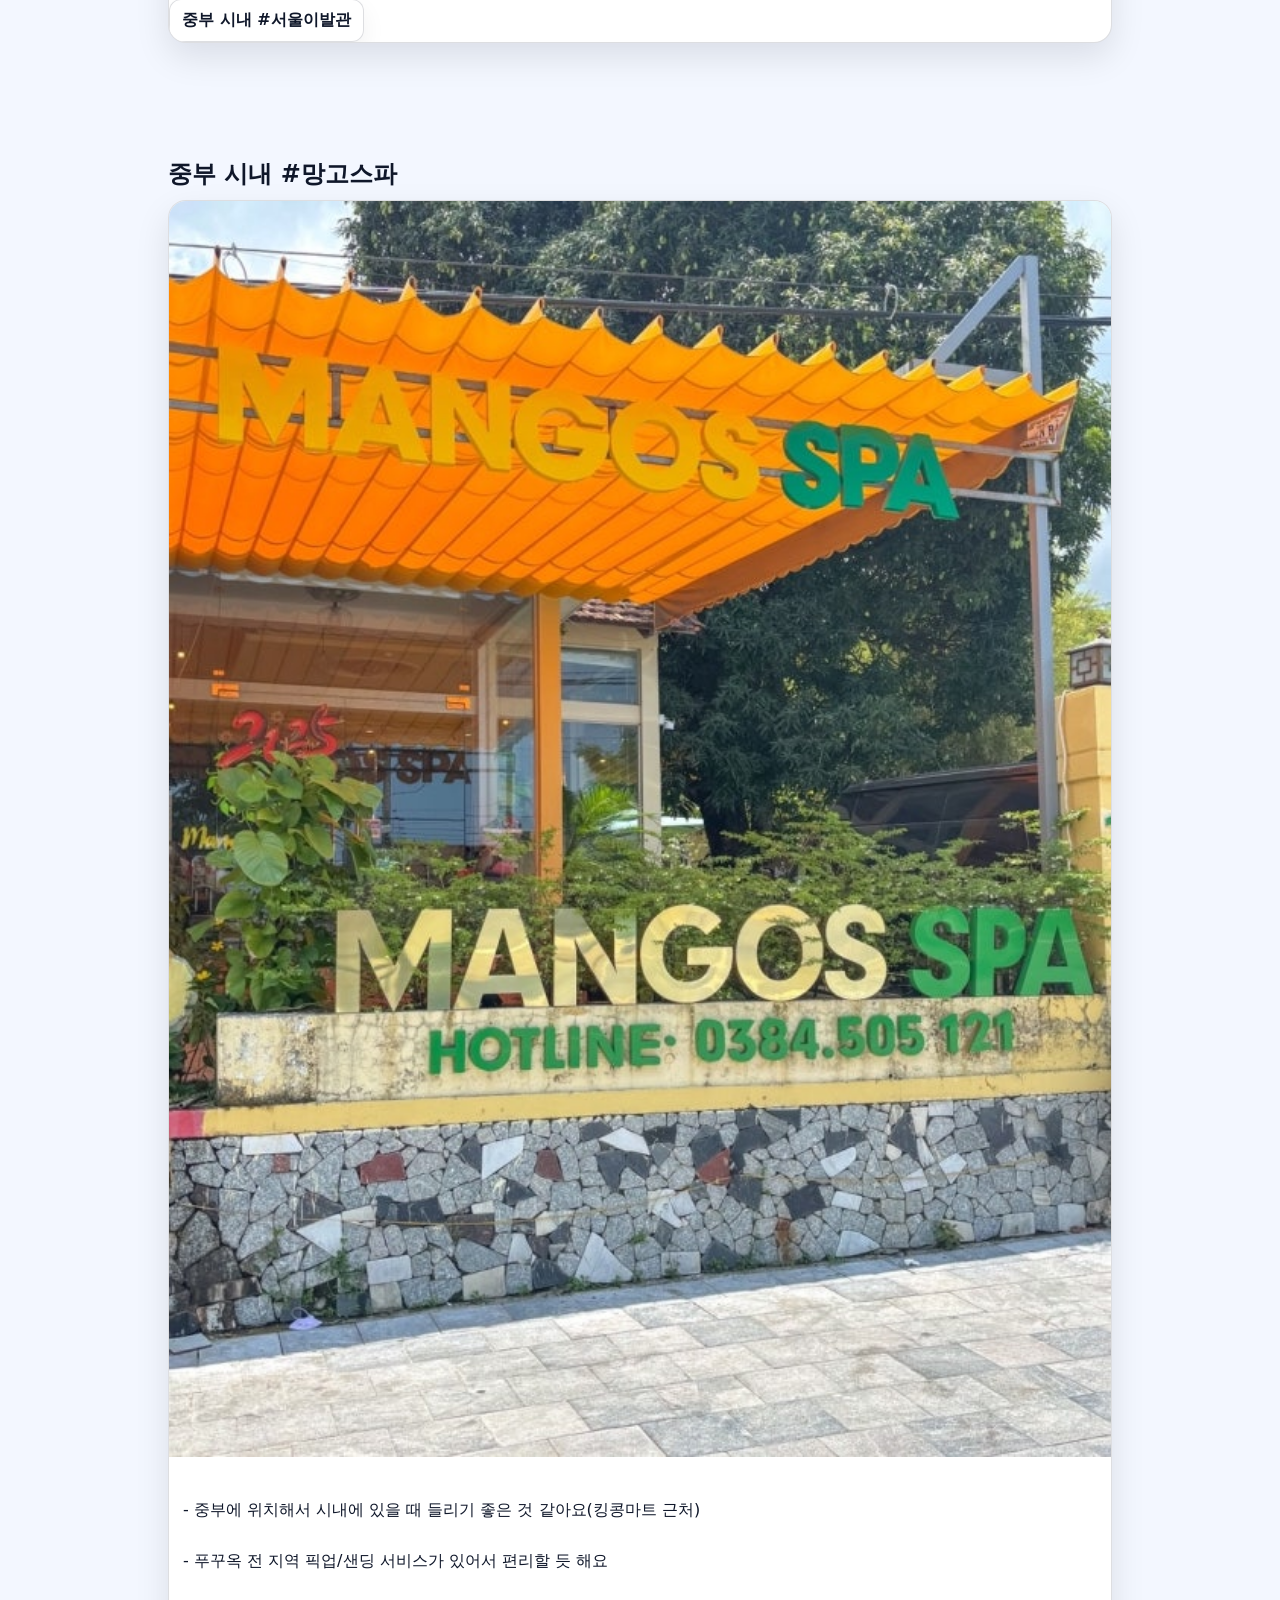
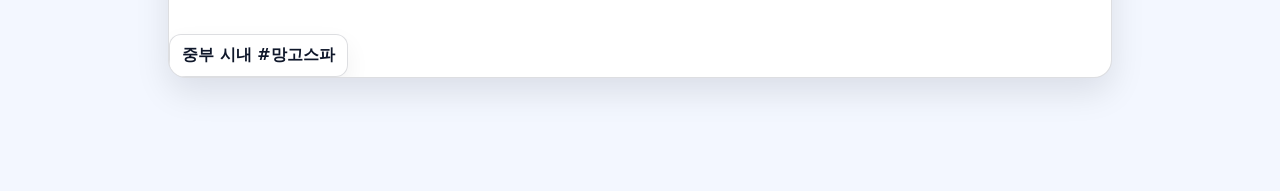
<file: 마사지.html>
<!doctype html>
<html lang="ko">
<head>
  <meta charset="utf-8" />
  <meta name="viewport" content="width=device-width,initial-scale=1" />
  <title>엄친 가족들 푸꾸옥 마사지</title>
  <link rel="stylesheet" href="./styles.css" />
</head>
<body>
  <div class="wrap">
<div class="topbar">
  <div class="menuWrap">
    <button class="menuBtn" id="menuBtn" type="button">☰ 목록</button>
    <div class="menuPanel" id="menuPanel">
      <a class="menuItem" href="./tips.html">일정</a>
      <a class="menuItem" href="./spots.html">관광</a>
      <a class="menuItem" href="./food.html">맛집</a>
          <a class="menuItem" href="./마사지.html">마사지</a>
          <a class="menuItem" href="./resort.html">숙소 정보(빈펄 원더월드)</a>
          <a class="menuItem" href="./cost.html">비용 계산</a>
    </div>
  </div>
  <div class="badge"><a href="./index.html">← 메인</a></div>
</div>

    <!-- ✅ 여기까지(타이틀 이전) 수정 없음 -->
<div class="pageLabel">마사지 페이지입니다. 괜찮은 가게 찾으면 계속 추가할거에요!</div>
    <div class="header" id="top">
      <div class="title"></div>

      <!-- ✅ 타이틀 밑: 목차(앵커 링크) -->
<div class="toc">
  <a class="tocLink" href="#웨일스파">북부 그랜드월드 #웨일스파</a>
  <a class="tocLink" href="#코리아이발소">북부 그랜드월드 #코리아이발소</a>
  <a class="tocLink" href="#그랜드스파">북부 그랜드월드 #그랜드스파</a>
  <a class="tocLink" href="#유주스파">중부 시내 #유주스파</a>
  <a class="tocLink" href="#루아스파">중부 시내 #루아스파</a>
  <a class="tocLink" href="#서울이발관">중부 시내 #서울이발관</a>
  <a class="tocLink" href="#망고스파">중부 시내 #망고스파</a>



</div>
    </div>




    <div class="section spotSection" id="웨일스파">
      <h2>북부 그랜드월드 #웨일스파</h2>

      <div class="spotCard">
        <img src="./assets/웨일스파.jpg" alt="웨일스파" class="spotImg" />
        <p class="spotDesc">
<br>
          - 그랜드월드에 위치해서 숙소에서 접근하기 매우 좋아요<br><br>
          - 공항 무료 픽업/샌딩<br><br>
          - 성인2인당 어린이 1인 무료<br><br>
          - 후기 인증 시 20% 할인<br><br>
        </p>

<br>
           <a class="linkBtn" href="https://blog.naver.com/ggamanglee/224197169104" target="_blank" rel="noopener">북부 그랜드월드 #웨일스파</a>



  </div>
    </div>
<br><br><br><br><br>




    <div class="section spotSection" id="코리아이발소">
      <h2>북부 그랜드월드 #코리아이발소</h2>

      <div class="spotCard">
        <img src="./assets/코리아이발소.jpg" alt="코리아이발소" class="spotImg" />
        <p class="spotDesc">
<br>
          - 그랜드월드에 위치해서 숙소에서 접근하기 매우 좋아요<br><br>
          - 마사지를 안좋아하시는 분들도 좋아하는 베트남 이발소 서비스입니다<br><br>
          - ▷ 남자, 귀청소, 면도, 샴푸, 세안, 오이팩, 손발톱정리, 전신마사지<br><br>
          - ▷ 여자, 스크럽, 귀청소, 샴푸, 세안, 오이팩, 손발톱정리, 전신마사지<br><br>
          - ▷ 어린이, 손발톱 정리, 샴푸, 귀청소<br><br>

        </p>

<br>
           <a class="linkBtn" href="https://blog.naver.com/nachosflavor/224149360893" target="_blank" rel="noopener">북부 그랜드월드 #코리아이발소</a>



  </div>
    </div>
<br><br><br><br><br>





    <div class="section spotSection" id="그랜드스파">
      <h2>북부 그랜드월드 #그랜드스파</h2>

      <div class="spotCard">
        <img src="./assets/그랜드스파.jpg" alt="그랜드스파" class="spotImg" />
        <p class="spotDesc">
<br>
          - 그랜드월드에 위치해서 숙소에서 접근하기 매우 좋아요<br><br>

        </p>

<br>
           <a class="linkBtn" href="https://blog.naver.com/mi1891/224091020409" target="_blank" rel="noopener">북부 그랜드월드 #그랜드스파</a>



  </div>
    </div>
<br><br><br><br><br>





    <div class="section spotSection" id="유주스파">
      <h2>중부 시내 #유주스파</h2>

      <div class="spotCard">
        <img src="./assets/유주스파.jpg" alt="유주스파" class="spotImg" />
        <p class="spotDesc">
<br>
          - 중부에 위치해서 시내에 있을 때 들리기 좋은 것 같아요<br><br>
          - 무료 픽업/샌딩<br><br>

        </p>

<br>
           <a class="linkBtn" href="https://blog.naver.com/heewon1032/224148396227" target="_blank" rel="noopener">중부 시내 #유주스파</a>



  </div>
    </div>
<br><br><br><br><br>








    <div class="section spotSection" id="루아스파">
      <h2>중부 시내 #루아스파</h2>

      <div class="spotCard">
        <img src="./assets/루아스파.jpg" alt="루아스파" class="spotImg" />
        <p class="spotDesc">
<br>
          - 중부에 위치해서 시내에 있을 때 들리기 좋은 것 같아요<br><br>
          - 픽업/샌딩 서비스는 없는데, 인테리어가 프리미엄 하네요<br><br>

        </p>

<br>
           <a class="linkBtn" href="https://blog.naver.com/hloveh01/224151489319" target="_blank" rel="noopener">중부 시내 #루아스파</a>



  </div>
    </div>
<br><br><br><br><br>






    <div class="section spotSection" id="서울이발관">
      <h2>중부 시내 #서울이발관</h2>

      <div class="spotCard">
        <img src="./assets/서울이발관.jpg" alt="서울이발관" class="spotImg" />
        <p class="spotDesc">
<br>
          - 중부에 위치해서 시내에 있을 때 들리기 좋은 것 같아요<br><br>
          - 푸꾸옥 전 지역 픽업/샌딩 서비스가 있어서 편리할 듯 해요<br><br>
          - 북부든 중부든 이발소는 한번 가보고 싶습니다ㅎㅎ <br><br>

        </p>

<br>
           <a class="linkBtn" href="https://blog.naver.com/gun_o3/224144796431" target="_blank" rel="noopener">중부 시내 #서울이발관</a>



  </div>
    </div>
<br><br><br><br><br>







    <div class="section spotSection" id="망고스파">
      <h2>중부 시내 #망고스파</h2>

      <div class="spotCard">
        <img src="./assets/망고스파.jpg" alt="망고스파" class="spotImg" />
        <p class="spotDesc">
<br>
          - 중부에 위치해서 시내에 있을 때 들리기 좋은 것 같아요(킹콩마트 근처)<br><br>
          - 푸꾸옥 전 지역 픽업/샌딩 서비스가 있어서 편리할 듯 해요<br><br>


        </p>

<br>
           <a class="linkBtn" href="https://blog.naver.com/wkwmd81/223821032199" target="_blank" rel="noopener">중부 시내 #망고스파</a>



  </div>
    </div>
<br><br><br><br><br>






    <!-- ✅ 하단 고정: 맨 위로 버튼 -->
    <a class="toTop" href="#top" aria-label="맨 위로">↑ TOP</a>

  </div>

<script>
  (function(){
    const btn = document.getElementById("menuBtn");
    const panel = document.getElementById("menuPanel");
    if(!btn || !panel) return;

    btn.addEventListener("click", () => {
      panel.classList.toggle("open");
    });

    // 바깥 클릭하면 닫기
    document.addEventListener("click", (e) => {
      if(!panel.classList.contains("open")) return;
      if(panel.contains(e.target) || btn.contains(e.target)) return;
      panel.classList.remove("open");
    });
  })();
</script>
</body>
</html>
</file>
<file: styles.css>
:root{
  --bg:#f3f7ff;
  --card:#ffffff;
  --text:#0f172a;
  --muted:#52607a;
  --line:rgba(15,23,42,.14);
  --accent:#3b82f6;
}

*{box-sizing:border-box}
body{
  margin:0;
  font-family: system-ui, -apple-system, Segoe UI, Roboto, "Noto Sans KR", sans-serif;
  background:
    radial-gradient(900px 520px at 15% 0%, rgba(59,130,246,.12), transparent 60%),
    radial-gradient(900px 520px at 85% 10%, rgba(34,197,94,.10), transparent 55%),
    radial-gradient(900px 520px at 50% 110%, rgba(168,85,247,.10), transparent 55%),
    var(--bg);
  color:var(--text);
}

a{color:inherit;text-decoration:none}

.wrap{
  max-width: 980px;
  margin: 0 auto;
  padding: 18px;
}

/* ===== Top dropdown menu ===== */
.topbar{
  display:flex;
  align-items:center;
  justify-content:space-between;
  gap:12px;
  margin:0 0 14px;
}

/* sticky topbar */
.topbar--sticky{
  position: sticky;
  top: 0;
  z-index: 1000;
  background: rgba(243,247,255,.90);
  backdrop-filter: blur(10px);
  border-bottom: 1px solid var(--line);
  padding: 10px 0;
}

.menuWrap{ position:relative; }

.menuBtn{
  border:1px solid var(--line);
  background:rgba(255,255,255,.85);
  color:var(--text);
  padding:10px 12px;
  border-radius:12px;
  font-weight:800;
  cursor:pointer;
  box-shadow: 0 10px 24px rgba(2,6,23,.06);
}
.menuBtn:hover{
  background:#ffffff;
  border-color: rgba(59,130,246,.25);
}
.menuBtn:active{transform:translateY(1px)}

.menuPanel{
  position:absolute;
  top:44px;
  left:0;
  width:280px;
  border:1px solid var(--line);
  background: var(--card);
  border-radius:14px;
  padding:10px;
  display:none;
  z-index:999;
  box-shadow: 0 12px 30px rgba(2,6,23,.12);
}
.menuPanel.open{display:block;}

.menuItem{
  display:block;
  width:100%;
  text-align:left;
  border:1px solid rgba(15,23,42,.10);
  background:rgba(255,255,255,.95);
  color:var(--text);
  padding:10px 12px;
  border-radius:12px;
  font-weight:800;
  margin-bottom:8px;
}
.menuItem:last-child{margin-bottom:0;}
.menuItem:hover{
  border-color:rgba(59,130,246,.35);
  background:#ffffff;
}

/* ===== Title centered in topbar ===== */
.topbar--withTitle{
  position: relative;
}
.topbarTitle{
  position:absolute;
  left:50%;
  transform:translateX(-50%);
  font-weight:900;
  font-size:18px;
  letter-spacing:.2px;
  white-space:nowrap;
  overflow:hidden;
  text-overflow:ellipsis;
  max-width:70%;
  pointer-events:none;
}

/* 오른쪽 균형용(빈 배지) */
.badge{
  font-size:12px;
  color:var(--muted);
  border:1px solid var(--line);
  padding:6px 10px;
  border-radius:999px;
  background:rgba(255,255,255,.75);
}

/* ===== Index banner image (B안: 사진 자체가 가로로 편집되어 있다고 가정) ===== */
.banner{
  width:100%;
  max-width: 980px;
  margin: 0 auto;
  padding: 0 18px 22px;
  box-sizing: border-box;
}

.banner img{
  width:100%;
  height: auto;           /* ✅ 사진 비율 그대로 “쭉” 보임 */
  display:block;
  border-radius:18px;
  border:1px solid var(--line);
  box-shadow: 0 14px 34px rgba(2,6,23,.10);
}



/* ✅ 상단바: 왼쪽 목록 고정 + 가운데 제목 */
.topbar--withTitle .topbar{
  display: grid !important;
  grid-template-columns: auto 1fr auto !important;
  align-items: center !important;
  justify-content: initial !important;
}

.topbarTitle{
  position: static !important;      /* absolute 해제 */
  transform: none !important;
  left: auto !important;

  justify-self: center !important;
  font-weight: 900;
  font-size: 18px;
  letter-spacing: .2px;
  white-space: nowrap;
  overflow: hidden;
  text-overflow: ellipsis;
  max-width: 70vw;
  pointer-events: none;
}

/* 오른쪽 빈 배지 폭을 메뉴버튼 정도로 맞춰서 제목이 진짜 가운데 오게 */
.topbar--withTitle .badge{
  min-width: 56px;
}

/* 5칸 정도 들여쓰기 느낌(기기/폰트마다 조금 다름) */
.indent{
  padding-left: 2.2em;   /* " " 5칸 비슷한 폭 */
}

/* 빨간 굵은 '※ 준비물' */
.noticeTitle{
  padding-left: 2.2em;   /* 제목도 같은 위치로 맞추기(원하면 제거) */
  color: #d10000;
  font-weight: 700;
  margin: 8px 0 4px;
}



/* ✅ 모바일에서 가로 스크롤(오른쪽 튐) 방지 */
html, body {
  overflow-x: hidden;
}

/* ✅ 모든 이미지가 화면 너비를 넘지 않게 */
img {
  max-width: 100%;
  height: auto;
  display: block; /* 이미지 아래 이상한 여백 방지 */
}

/* ✅ tips의 hero 이미지(위 배너) 확실히 고정 */
.hero img {
  width: 100%;
  max-width: 100%;
  height: auto;
  object-fit: cover; /* 필요 없으면 지워도 됨 */
}


/* ===== spots: 목차(앵커 링크) ===== */
.toc{
  margin-top: 10px;
  display: flex;
  flex-direction: column; /* ✅ 세로로 한 줄씩 */
  gap: 10px;              /* ✅ 버튼 사이 간격 */
  align-items: flex-start; /* 왼쪽 정렬 */
}

.tocLink{
  border:1px solid var(--line);
  background:rgba(255,255,255,.85);
  padding:8px 10px;
  border-radius:12px;
  font-weight:800;
  box-shadow: 0 10px 24px rgba(2,6,23,.06);

}

.tocLink:hover{
  background:#fff;
  border-color: rgba(59,130,246,.25);
}

/* ===== spots: 섹션 카드 ===== */
.spotSection h2{
  margin-bottom: 10px;
}

.spotCard{
  border:1px solid var(--line);
  background: var(--card);
  border-radius:18px;
  overflow:hidden;
  box-shadow: 0 14px 34px rgba(2,6,23,.10);
}

.spotImg{
  width:100%;
  height:auto;
  display:block;
}

.spotDesc{
  margin: 0;
  padding: 14px 14px 16px;
  color: var(--text);
  line-height: 1.6;
}

/* ===== 맨 위로 버튼(화면 하단 고정) ===== */
.toTop{
  position: fixed;
  right: 16px;
  bottom: 16px;
  z-index: 2000;

  border: 1px solid var(--line);
  background: rgba(255,255,255,.92);
  border-radius: 999px;
  padding: 10px 12px;
  font-weight: 900;
  box-shadow: 0 14px 34px rgba(2,6,23,.14);
}

.toTop:active{
  transform: translateY(1px);
}


.spotLinks{
  padding: 0 14px 16px;
}

.linkBtn{
  display: inline-block;
  border: 1px solid var(--line);
  background: rgba(255,255,255,.92);
  border-radius: 12px;
  padding: 10px 12px;
  font-weight: 800;
  box-shadow: 0 10px 24px rgba(2,6,23,.06);
}

.linkBtn:hover{
  border-color: rgba(59,130,246,.35);
  background: #fff;
}


/* 버튼 영역: 카드 테두리에서 떨어지게 + 여러 버튼 정렬 */
.spotLinks{
  padding: 0 14px 16px;   /* ✅ 좌우/아래 여백 */
  display: flex;
  flex-wrap: wrap;         /* ✅ 버튼 많으면 자동 줄바꿈 */
  gap: 10px;               /* ✅ 버튼 사이 간격 */
}


.pageLabel{
  font-weight: 900;
  font-size: 14px;
  color: var(--muted);
  margin: 0 0 10px;
}
/* ===== 비용 계산 페이지 ===== */
.calcGrid{
  border:1px solid var(--line);
  background: var(--card);
  border-radius:18px;
  padding: 14px;
  box-shadow: 0 14px 34px rgba(2,6,23,.08);
}

.calcRow{
  display:flex;
  align-items:center;
  justify-content:space-between;
  gap:12px;
  padding: 10px 0;
}

.calcLabel{
  font-weight: 800;
  color: var(--text);
  font-size: 14px;
}

.calcInput{
  width: 140px;
  max-width: 45vw;
  border:1px solid var(--line);
  border-radius:12px;
  padding:10px 12px;
  background: rgba(255,255,255,.92);
  font-weight: 800;
}

.calcHr{
  border: none;
  border-top: 1px solid var(--line);
  margin: 10px 0;
}

.resultBox{
  border:1px solid var(--line);
  background: var(--card);
  border-radius:18px;
  padding: 14px;
  box-shadow: 0 14px 34px rgba(2,6,23,.08);
}

.resultRow{
  display:flex;
  align-items:center;
  justify-content:space-between;
  padding: 10px 0;
}

.resultLabel{
  color: var(--muted);
  font-weight: 800;
}

.resultValue{
  font-weight: 900;
}

.resultRow.total{
  border-top: 1px solid var(--line);
  margin-top: 8px;
  padding-top: 14px;
}


.tableWrap{
  border:1px solid var(--line);
  background: var(--card);
  border-radius:18px;
  overflow-x: auto;       /* ✅ 가로 스크롤 허용 */
  overflow-y: hidden;
  -webkit-overflow-scrolling: touch; /* ✅ iOS 부드러운 스크롤 */
  box-shadow: 0 14px 34px rgba(2,6,23,.08);
}

/* 테이블이 너무 줄어들지 않게 최소 폭 확보 */
.costTable{
  table-layout: fixed; 
  border-collapse: collapse;
  font-size: 14px;
}

.costTable th, .costTable td{
  border-bottom: 1px solid var(--line);
  padding: 10px;
  vertical-align: middle;
}

.costTable th{
  background: rgba(243,247,255,.8);
  text-align: left;
  font-weight: 900;
}

.costTable td.num, .costTable th.num{
  text-align: right;
}

.costTable input[type="number"]{
  width: 96px;
  max-width: 30vw;
  border:1px solid var(--line);
  border-radius:12px;
  padding:8px 10px;
  font-weight: 800;
  background: rgba(255,255,255,.92);
}

.costTable input[type="checkbox"]{
  transform: scale(1.1);
}


/* ===== cost: 가족 프리셋 버튼 ===== */
.presetBar{
  display:flex;
  flex-wrap: wrap;
  gap: 10px;
  margin: 10px 0 12px;
}

.presetBtn{
  border:1px solid var(--line);
  background: rgba(255,255,255,.92);
  border-radius: 12px;
  padding: 10px 12px;
  font-weight: 900;
  cursor: pointer;
  box-shadow: 0 10px 24px rgba(2,6,23,.06);
}

.presetBtn:hover{
  border-color: rgba(59,130,246,.35);
  background:#fff;
}

.presetBtn--ghost{
  opacity: .85;
}
.calcStrong{
  font-weight: 900;
}
.hintText{
  color: var(--muted);
  font-size: 12px;
  line-height: 1.5;
  margin-top: 10px;
}



/* ✅ 숫자/소계는 줄바꿈 방지(보기 깔끔) */
.costTable td.num,
.costTable th.num,
.costTable td.subtotal{
  white-space: nowrap;
}


/* ✅ 비용표: 칸 폭을 강제로 잡아서 '항목'이 줄바꿈 되게 */
.costTable{ table-layout: fixed; }

/* 선택(체크박스) */
.costTable th:nth-child(1),
.costTable td:nth-child(1){
  width: 44px;          /* 30은 패딩 때문에 거의 불가능 */
  padding: 8px 6px;     /* ✅ 첫 칸 좁게 */
}

/* 항목 */


/* 소계/단가/수량 */
.costTable th:nth-child(3), .costTable td:nth-child(3){ width: 120px; white-space: nowrap; }
.costTable th:nth-child(4), .costTable td:nth-child(4){ width: 110px; white-space: nowrap; }
.costTable th:nth-child(5), .costTable td:nth-child(5){ width: 80px;  white-space: nowrap; }


/* ✅ cost.html 테이블에서 input이 칸을 밀지 못하게 강제 */
#costTable{
  table-layout: fixed;
  width: 100%;
}

/* ✅ number input이 vw로 커지지 않게 */
#costTable input[type="number"]{
  width: 90px !important;     /* 필요하면 80~96 사이로 */
  max-width: none !important; /* ★ 30vw 무력화 */
  box-sizing: border-box;
}

/* 선택(체크박스) 칸도 실제로 줄이고 싶으면 padding까지 줄여야 함 */
#costTable th:nth-child(1),
#costTable td:nth-child(1){
  width: 44px !important;
  padding: 8px 6px !important;
}


/* ✅ cost.html 테이블은 항목을 auto로 쓰기 위해 fixed 해제 */
#costTable{
  table-layout: auto !important;
}


/* ✅ (핵심) 항목 칸: auto + 최대폭 제한 => 글 끝나면 단가가 바로 붙음 */
#costTable{
  table-layout: auto !important;   /* auto로 계산 */
  width: 100%;
}

/* 선택칸: 최소한만 */
#costTable th:nth-child(1),
#costTable td:nth-child(1){
  width: 44px;
  padding: 8px 6px;
}

/* 항목칸: 고정폭 금지! 대신 최대폭만 제한 */
#costTable th:nth-child(2),
#costTable td:nth-child(2){
  width: auto !important;
  max-width: 200px;                /* ✅ 여기 숫자만 줄이면 공백이 확 줄어듦 (160~220 추천) */
  white-space: nowrap;             /* ✅ 한 줄로 끝내고 */
  overflow: hidden;
  text-overflow: ellipsis;         /* ✅ 길면 ... 처리 */
}

/* 숫자칸은 고정폭(드래그 시 안정적) */
#costTable th:nth-child(3), #costTable td:nth-child(3){ width: 120px; white-space: nowrap; }
#costTable th:nth-child(4), #costTable td:nth-child(4){ width: 90px;  white-space: nowrap; }
#costTable th:nth-child(5), #costTable td:nth-child(5){ width: 120px; white-space: nowrap; }

/* number input이 칸을 밀지 못하게 */
#costTable input[type="number"]{
  width: 90px !important;
  max-width: none !important;
  box-sizing: border-box;
}

/* ✅ cost 테이블: 남는 폭을 항목이 먹지 않게 (내용만큼만 폭을 가짐) */
#costTable{
  table-layout: auto !important;
  width: max-content !important;   /* ★ 핵심: 100% 금지 */
  min-width: 0 !important;         /* ★ 720px 강제 해제 */
  display: inline-table;           /* 내용 기반 폭 계산 안정화 */
}

/* wrapper는 스크롤만 담당 */
.tableWrap{
  overflow-x: auto;
}

/* 숫자 입력칸이 폭 밀지 않게 */
#costTable input[type="number"]{
  width: 90px !important;
  max-width: none !important;
  box-sizing: border-box;
}

/* 항목은 필요하면 줄바꿈/말줄임 중 택1 */
#costTable td:nth-child(2){
  white-space: nowrap;        /* 한 줄 */
  overflow: hidden;
  text-overflow: ellipsis;    /* 길면 ... */
}


/* ===== 숙소 분담: 집별 인원 입력 정렬 ===== */
.villaSplit{
  display: grid;
  grid-template-columns: 84px 1fr; /* 왼쪽: 인원 입력칸 고정, 오른쪽: 금액 */
  align-items: center;
  gap: 12px;
  width: 100%;
}

.villaSplit .calcInput{
  width: 84px;          /* 입력칸 폭 고정 */
  max-width: 84px;
  text-align: center;   /* 숫자 가운데 정렬 */
  padding: 10px 10px;   /* 기존과 비슷하게 */
}

.villaSplit span{
  justify-self: end;    /* 금액을 오른쪽 끝으로 */
  font-weight: 900;
  white-space: nowrap;
}
</file>
